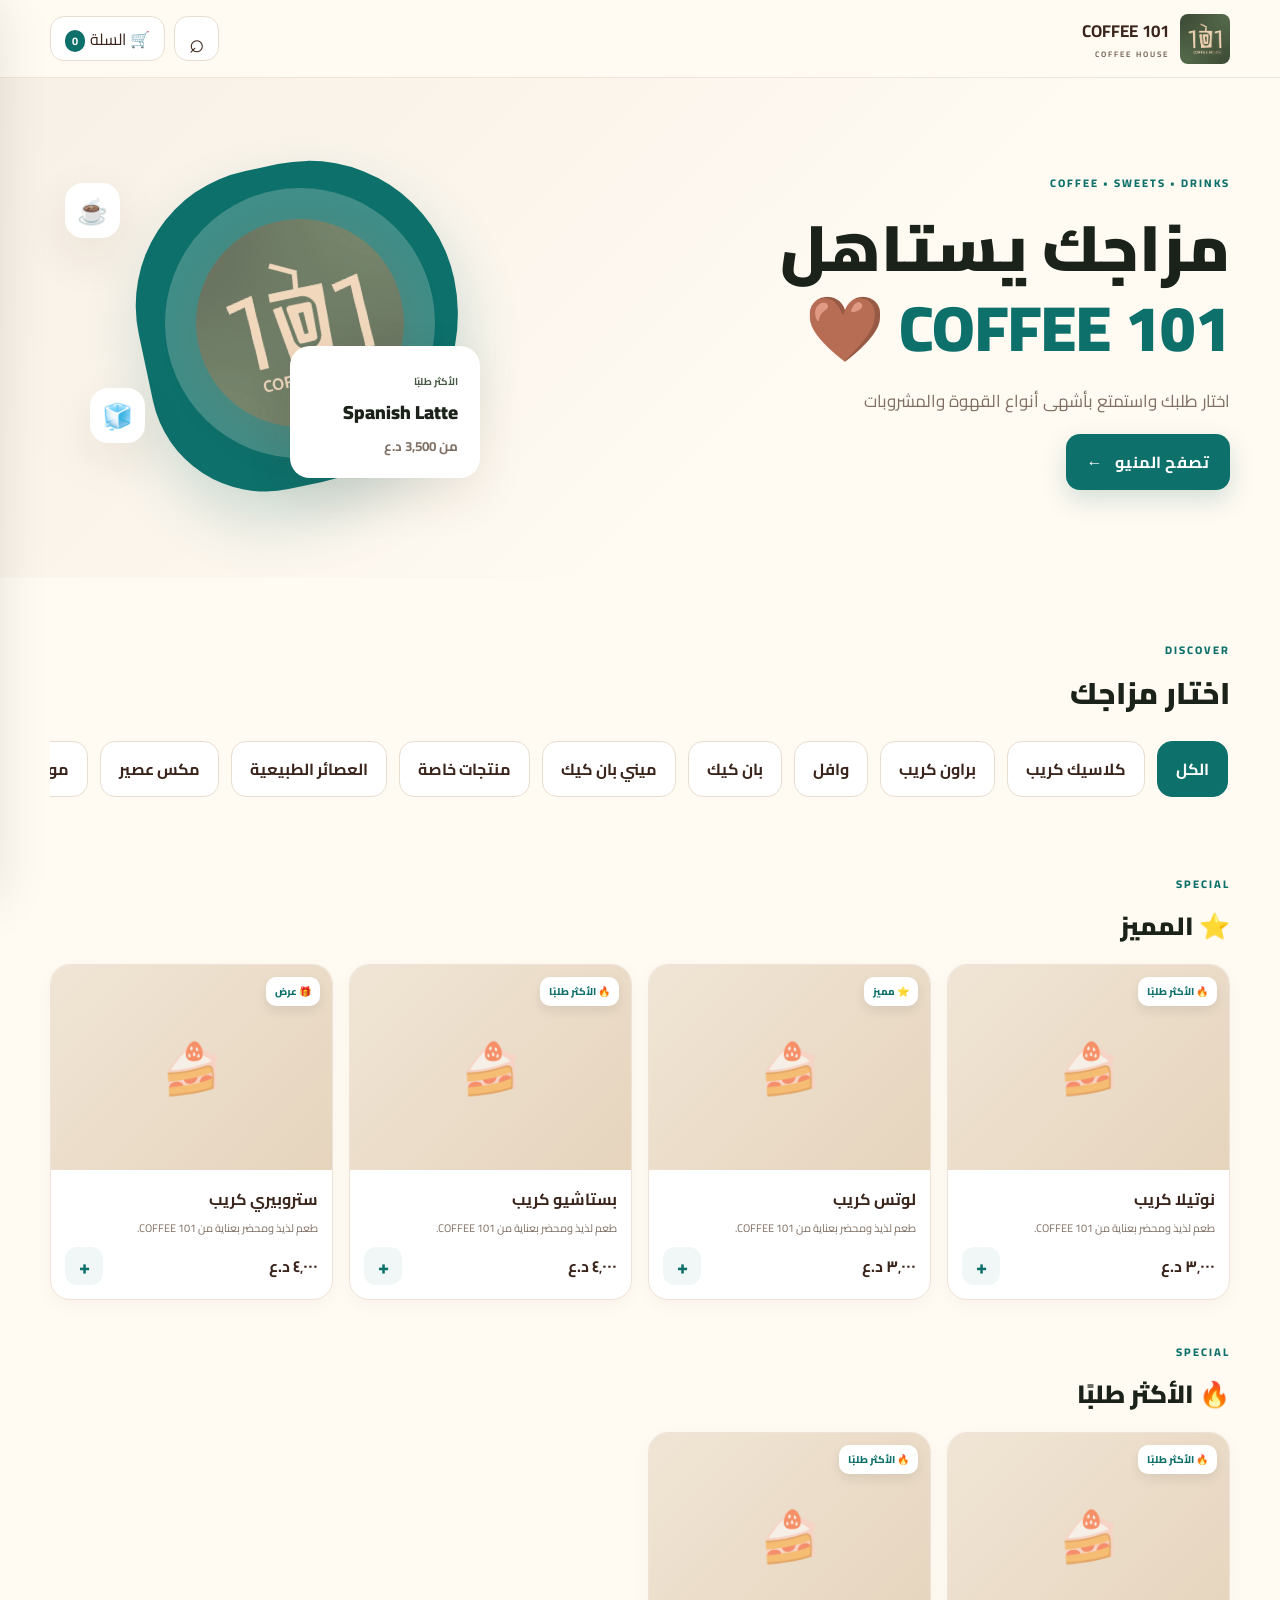
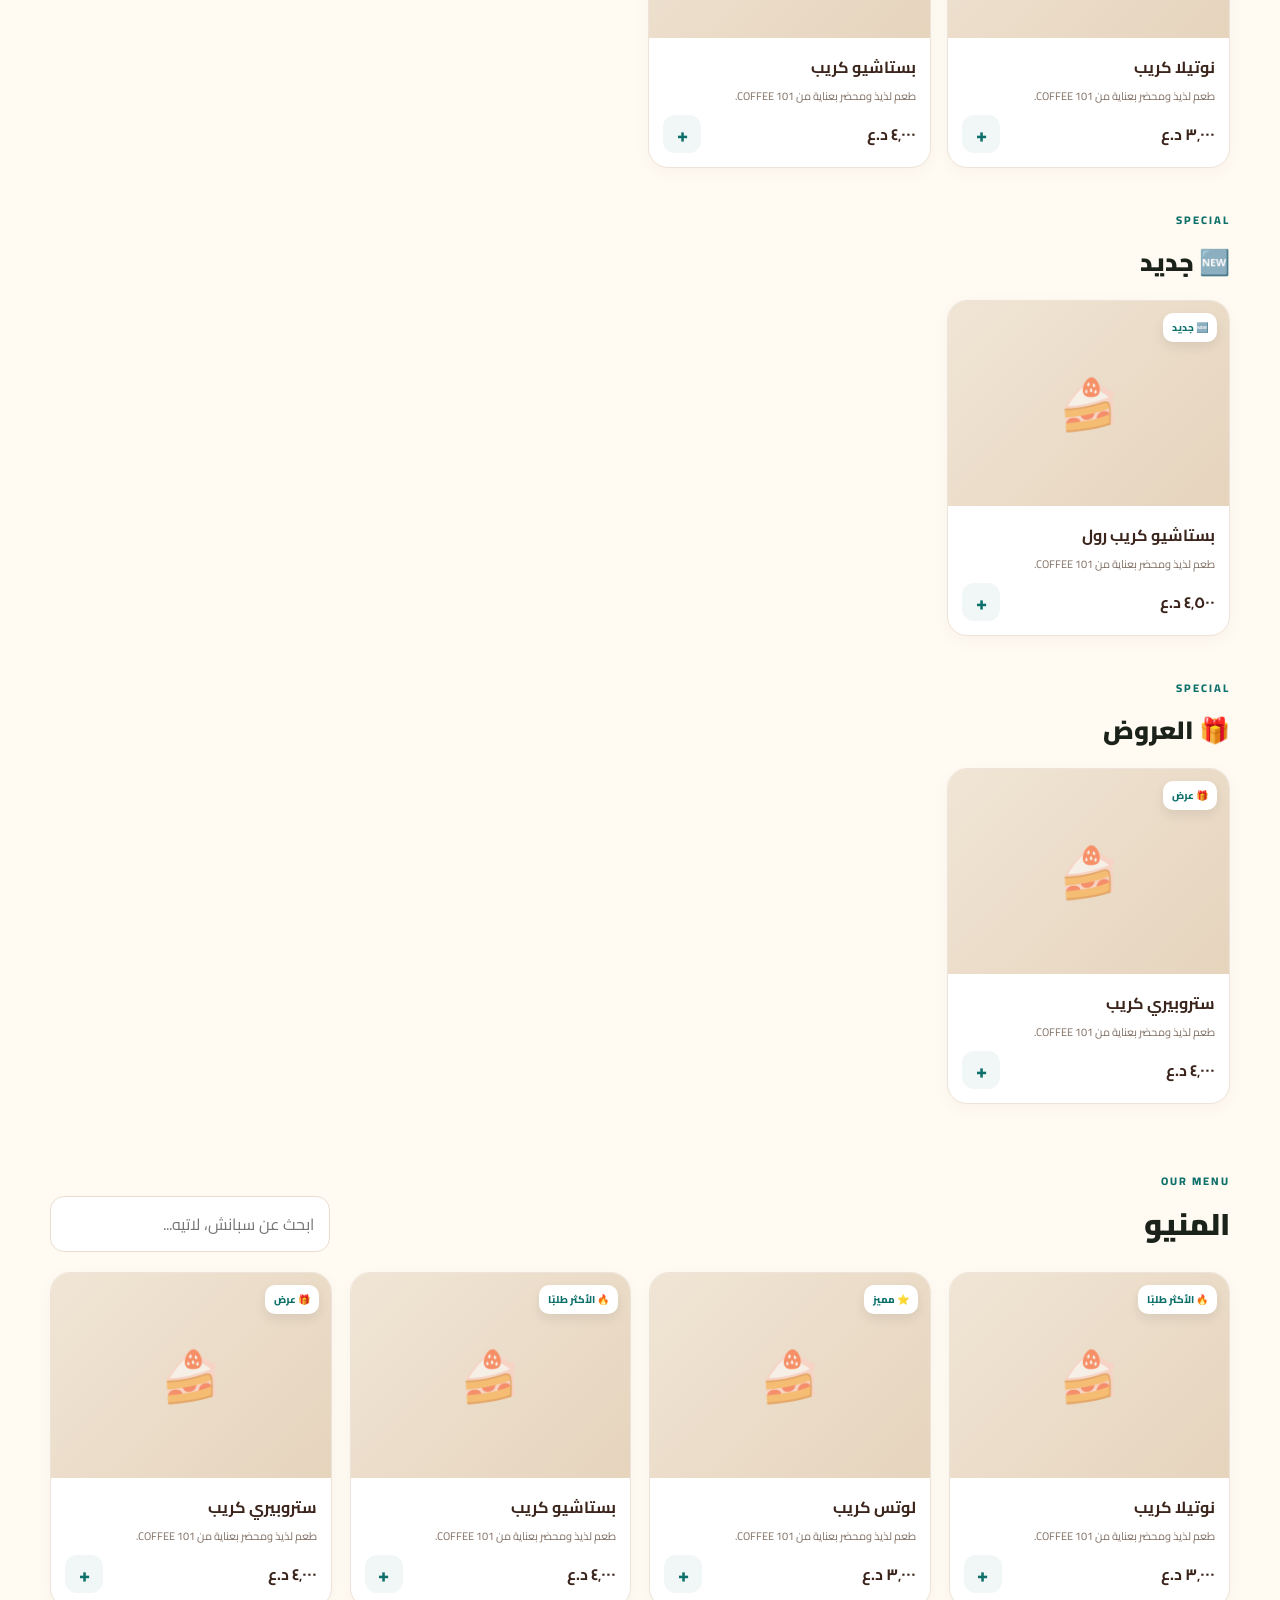
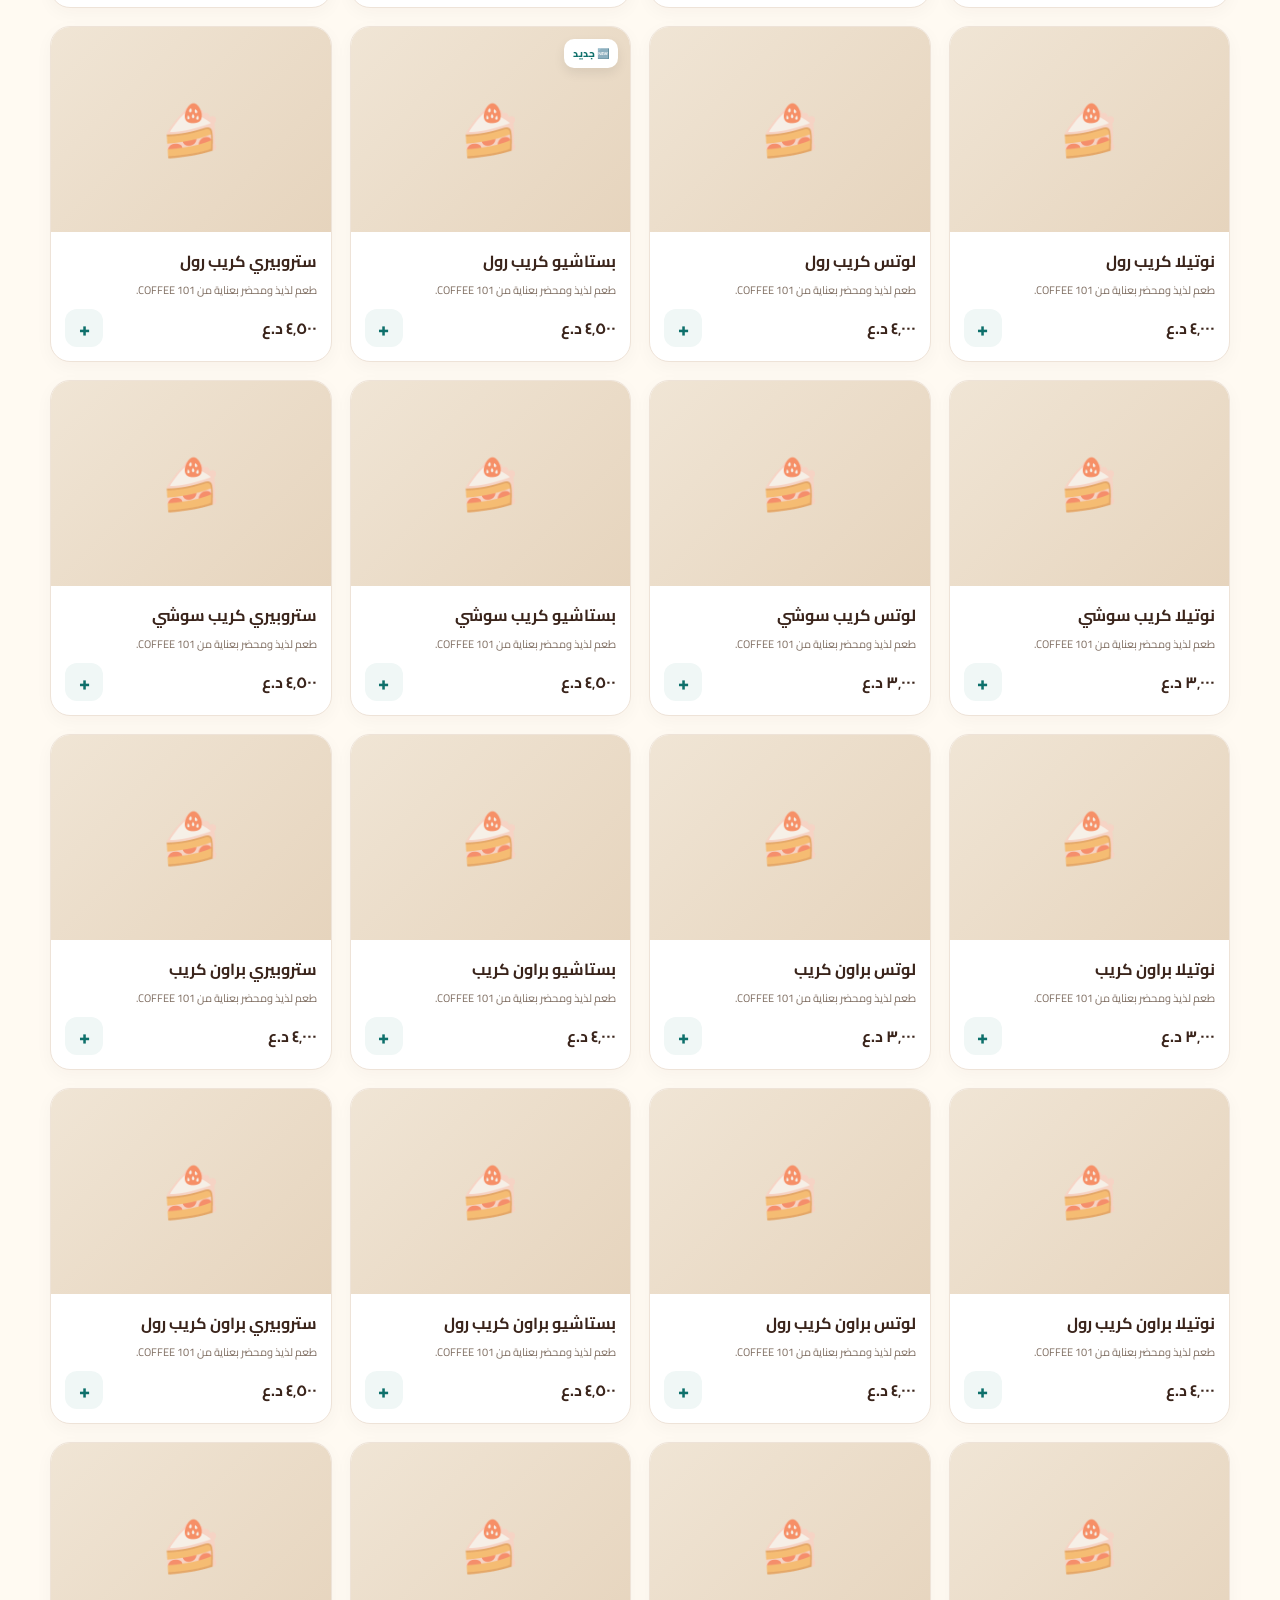
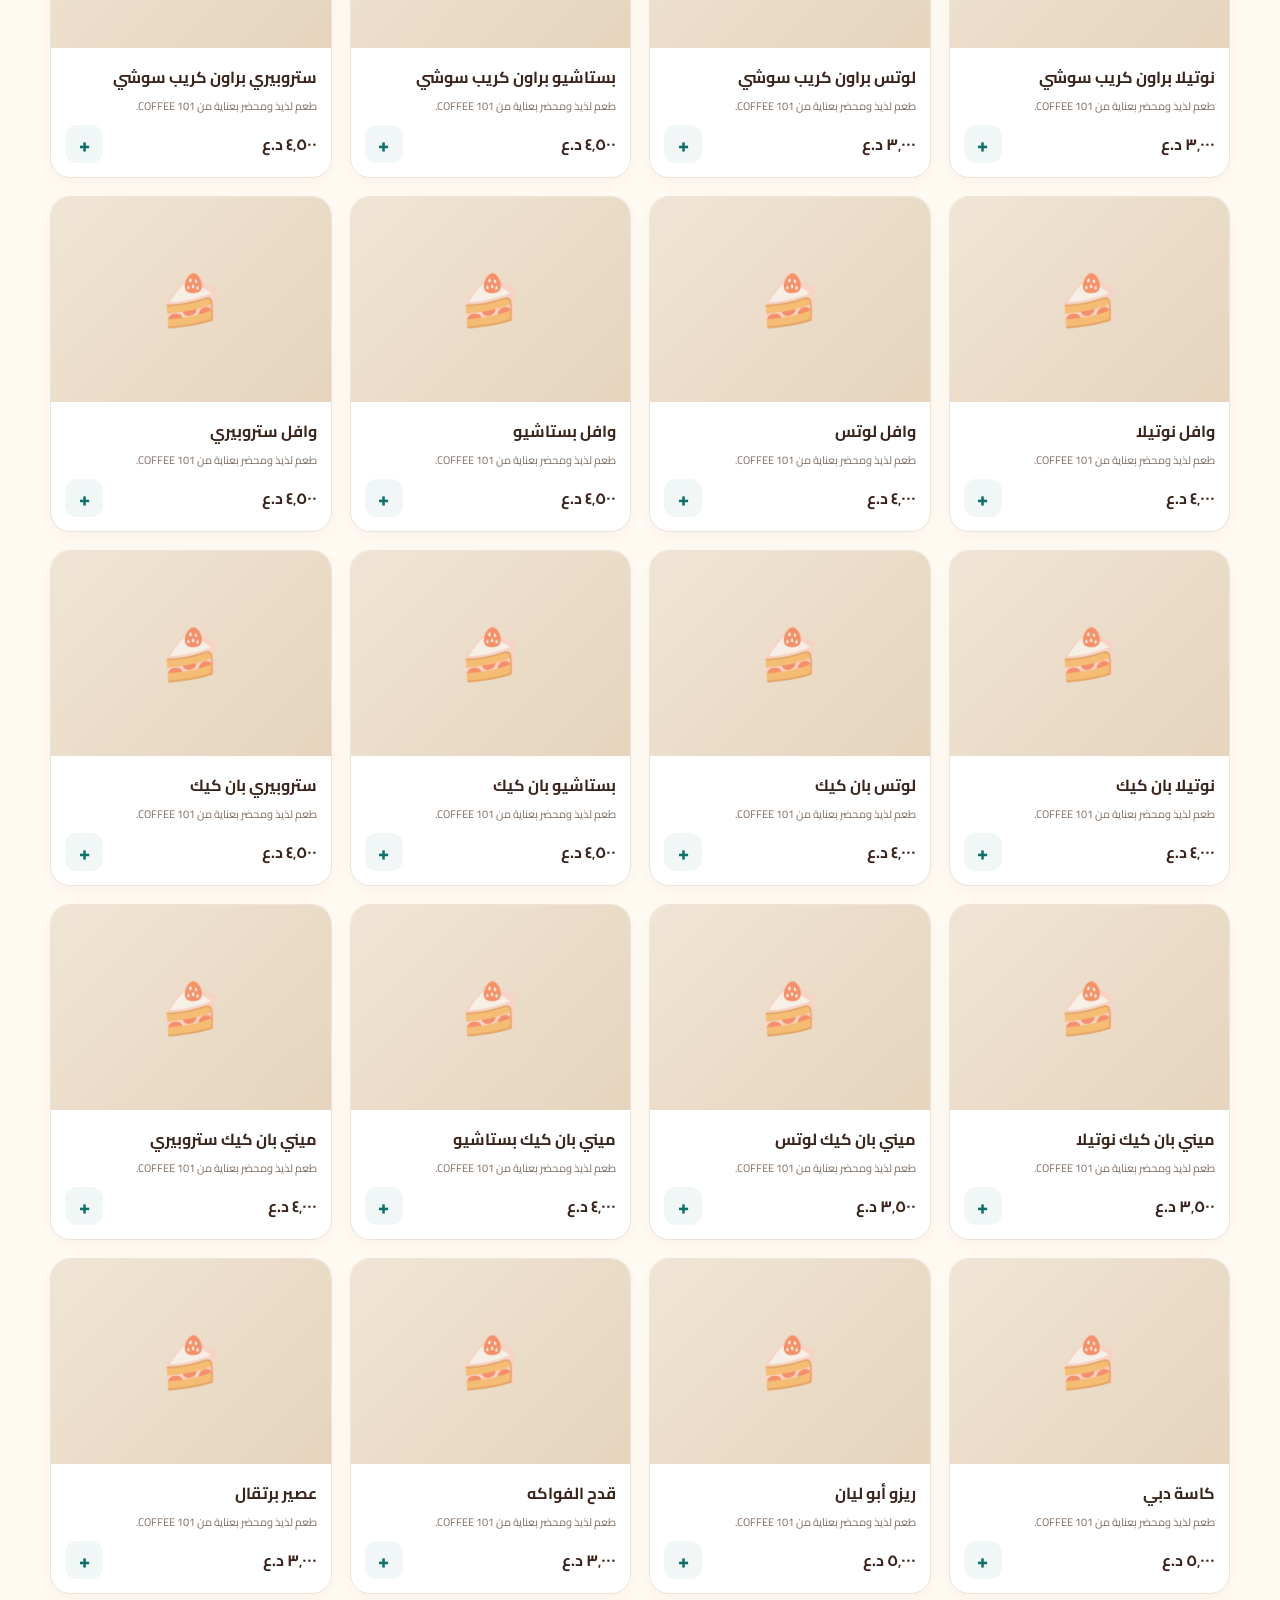
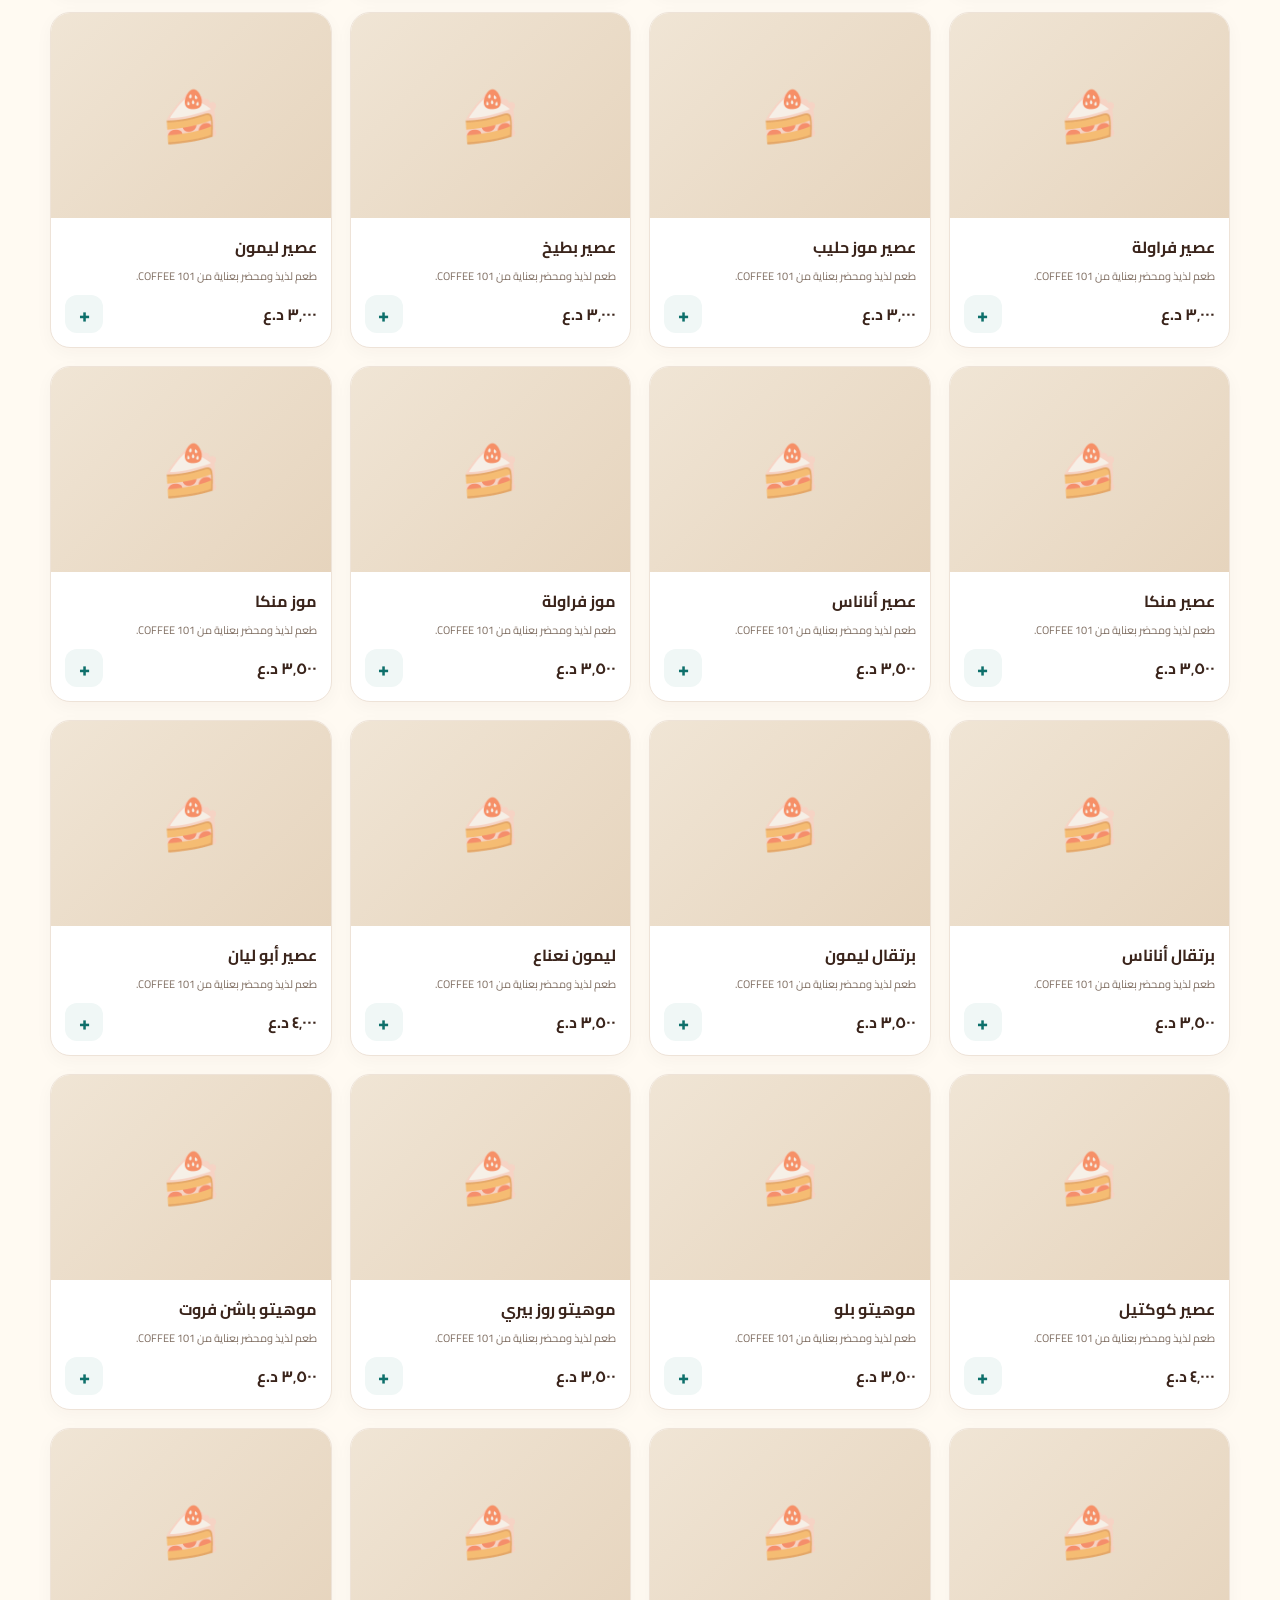
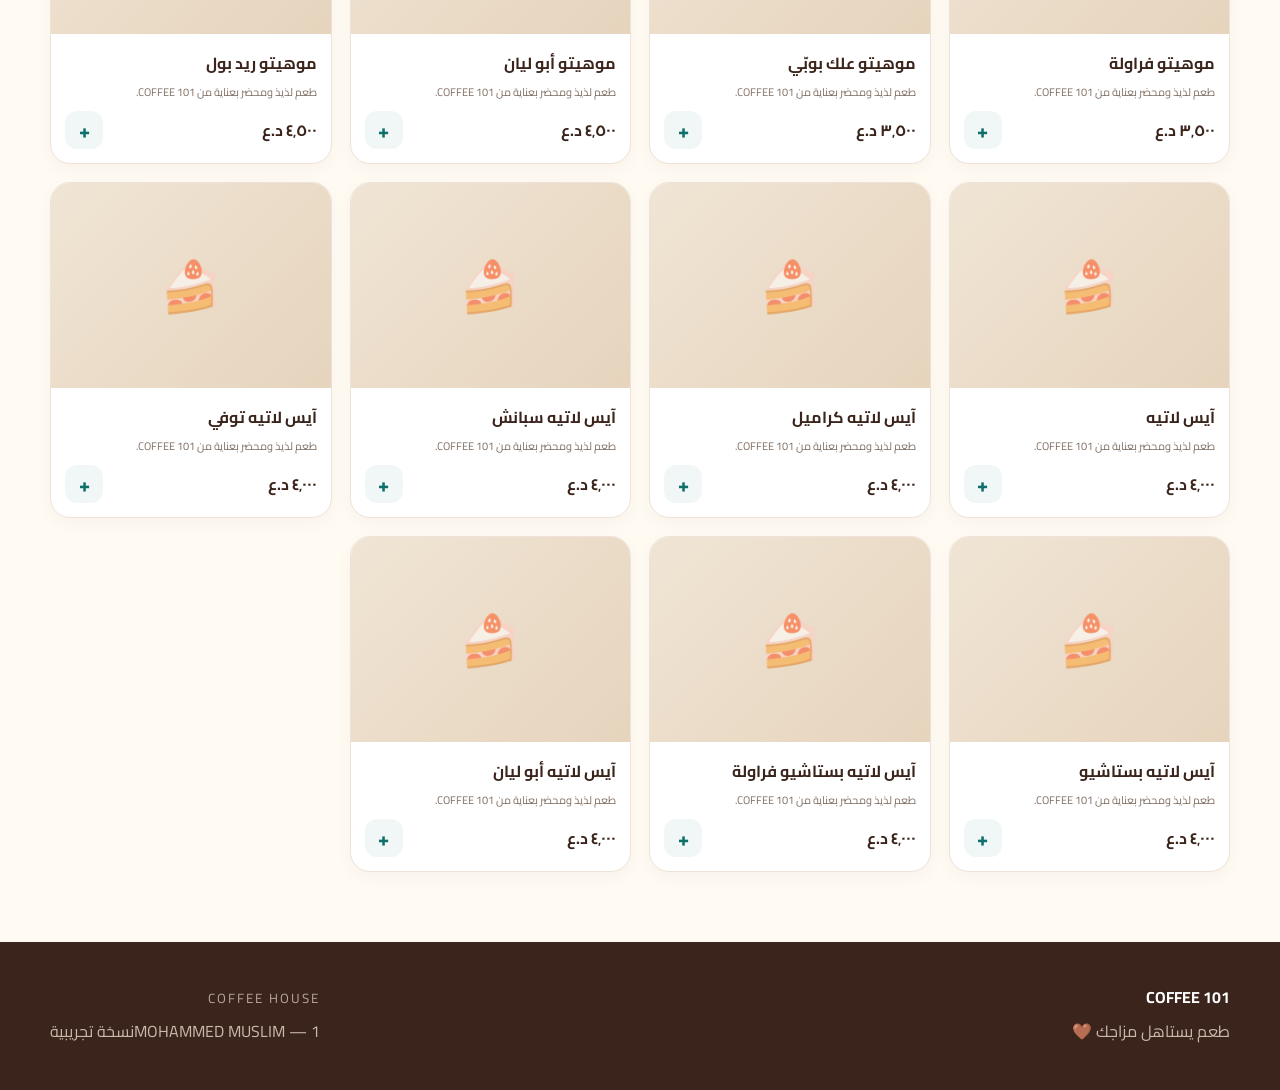
<file: index.html>
<!doctype html>
<html lang="ar" dir="rtl">
<head>
  <meta charset="UTF-8">
  <meta name="viewport" content="width=device-width, initial-scale=1.0">
  <meta name="theme-color" content="#445842">
  <title>101 COFFEE</title>
  <link rel="stylesheet" href="style.css">
  <style>
    /* إضافة الشعار داخل الشكل البيضوي وتنسيقه */
    .hero-blob {
      display: flex !important;
      align-items: center;
      justify-content: center;
      position: relative;
      overflow: hidden;
    }
    .blob-logo {
      width: 65%;
      height: auto;
      border-radius: 50%;
      box-shadow: 0 15px 35px rgba(68, 88, 66, 0.3);
      object-fit: cover;
      aspect-ratio: 1/1;
      transition: transform 0.3s ease;
    }
    .blob-logo:hover {
      transform: scale(1.05);
    }

    /* تطويخ عنوان "المنيو" والعناوين الرئيسية */
    h1, h2, .catalog-head h2, .section-heading h2 {
      font-weight: 900 !important;
      color: #1a2219 !important;
    }

    /* تطويخ نصوص البطاقة العائمة */
    .hero-card strong {
      font-weight: 900 !important;
      color: #1a2219 !important;
    }
    .hero-card span {
      font-weight: bold !important;
      color: #445842 !important;
    }
    .hero-card small {
      font-weight: bold !important;
    }

    /* تطويخ زر تصفح المنيو والأزرار */
    .primary-btn {
      font-weight: bold !important;
      letter-spacing: 0.5px;
    }
  </style>
</head>
<body>
  <header class="site-header">
    <a class="brand" href="#home">
      <!-- الشعار -->
      <img src="logo.jpg" alt="شعار 101 كوفي" style="height: 50px; width: auto; border-radius: 8px;">
      <span><strong>101 COFFEE</strong><small>COFFEE HOUSE</small></span>
    </a>
    <div class="header-actions">
      <button class="icon-btn" id="searchBtn" aria-label="البحث">⌕</button>
      <button class="cart-btn" id="cartBtn">🛒 <span>السلة</span><b id="cartCount">0</b></button>
    </div>
  </header>

  <main id="home">
    <section class="hero">
      <div class="hero-copy">
        <span class="eyebrow">COFFEE • SWEETS • DRINKS</span>
        <h1>مزاجك يستاهل<br><em>101 COFFEE</em> 🤎</h1>
        <p>اختار طلبك واستمتع بأشهى أنواع القهوة والمشروبات</p>
        <button class="primary-btn" id="menuBtn">تصفح المنيو <span>←</span></button>
      </div>
      <div class="hero-art">
        <div class="hero-blob">
          <img src="logo.jpg" alt="101 Coffee" class="blob-logo">
        </div>
        <div class="hero-card"><span>الأكثر طلبًا</span><strong>Spanish Latte</strong><small>من 3,500 د.ع</small></div>
        <div class="floating-dot dot-one">☕</div>
        <div class="floating-dot dot-two">🧊</div>
      </div>
    </section>

    <section class="quick-section container">
      <div class="section-heading">
        <div><span class="eyebrow">DISCOVER</span><h2>اختار مزاجك</h2></div>
      </div>
      <div class="category-scroller" id="categoryNav"></div>
    </section>

    <section class="featured-area container" id="featuredArea"></section>
    <section class="catalog container" id="catalog">
      <div class="catalog-head">
        <div><span class="eyebrow">OUR MENU</span><h2>المنيو</h2></div>
        <div class="search-wrap" id="searchWrap"><input id="searchInput" type="search" placeholder="ابحث عن سبانش، لاتيه..." autocomplete="off"></div>
      </div>
      <div id="productsGrid" class="products-grid"></div>
    </section>
  </main>

  <footer class="site-footer">
    <div><strong>101 COFFEE</strong><p>طعم يستاهل مزاجك 🤎</p></div>
    <div><small>COFFEE HOUSE</small><p>MOHAMMED MUSLIM — 1نسخة تجريبية</p></div>
  </footer>

  <div class="modal-backdrop" id="productModal"><div class="modal product-modal"><button class="close-btn" data-close>×</button><div id="productDetail"></div></div></div>
  <aside class="cart-drawer" id="cartDrawer">
    <div class="drawer-head"><div><span class="eyebrow">YOUR ORDER</span><h2>سلتك</h2></div><button class="close-btn" id="closeCart">×</button></div>
    <div class="cart-items" id="cartItems"></div>
    <div class="cart-footer">
      <div class="total-line"><span>المجموع</span><strong id="cartTotal">0 د.ع</strong></div>
      <button class="primary-btn full" id="checkoutBtn">إتمام الطلب</button>
    </div>
  </aside>
  <div class="drawer-backdrop" id="drawerBackdrop"></div>

  <div class="modal-backdrop" id="checkoutModal"><div class="modal checkout-modal"><button class="close-btn" data-close>×</button>
    <div class="modal-title"><span class="eyebrow">CHECKOUT</span><h2>معلومات الطلب</h2><p>Demo فقط — لا يوجد دفع إلكتروني.</p></div>
    <form id="checkoutForm">
      <div class="form-grid">
        <label>الاسم<input name="name" required placeholder="محمد"></label>
        <label>رقم الهاتف<input name="phone" required placeholder="07XXXXXXXXX"></label>
      </div>
      <label>نوع الطلب</label>
      <div class="order-types"><label><input type="radio" name="type" value="pickup" checked> استلام من المحل</label><label><input type="radio" name="type" value="delivery"> توصيل</label></div>
      <div id="deliveryFields" class="delivery-fields hidden">
        <label>المنطقة<select name="area" id="areaSelect"></select></label>
        <div class="form-grid"><label>العنوان<input name="address" placeholder="الشارع، رقم الدار..."></label><label>أقرب نقطة دالة<input name="landmark" placeholder="قرب..."></label></div>
        <label>ملاحظات<textarea name="notes" rows="3" placeholder="أي ملاحظات على الطلب"></textarea></label>
      </div>
      <div class="checkout-summary" id="checkoutSummary"></div>
      <button class="whatsapp-btn full" type="submit">إرسال الطلب عبر واتساب 📱</button>
    </form>
  </div></div>

  <script src="script.js"></script>
</body>
</html>
</file>
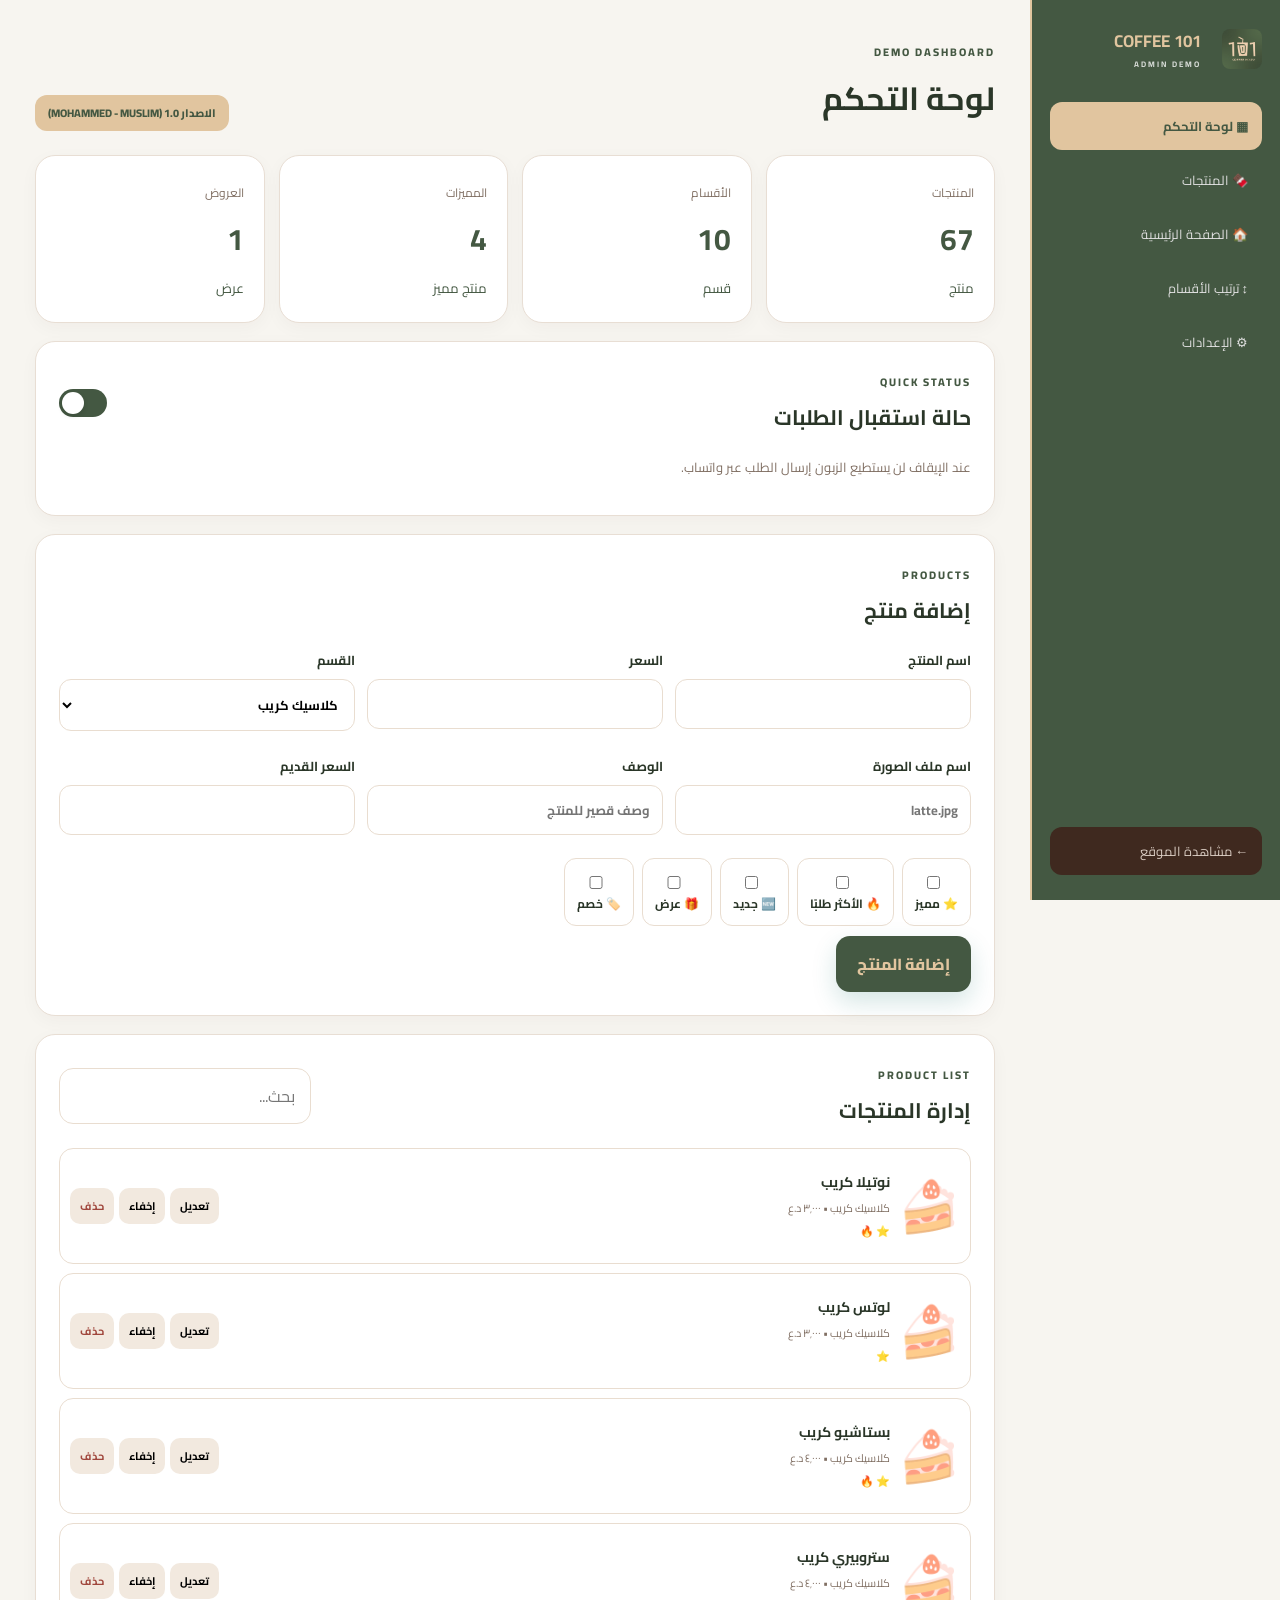
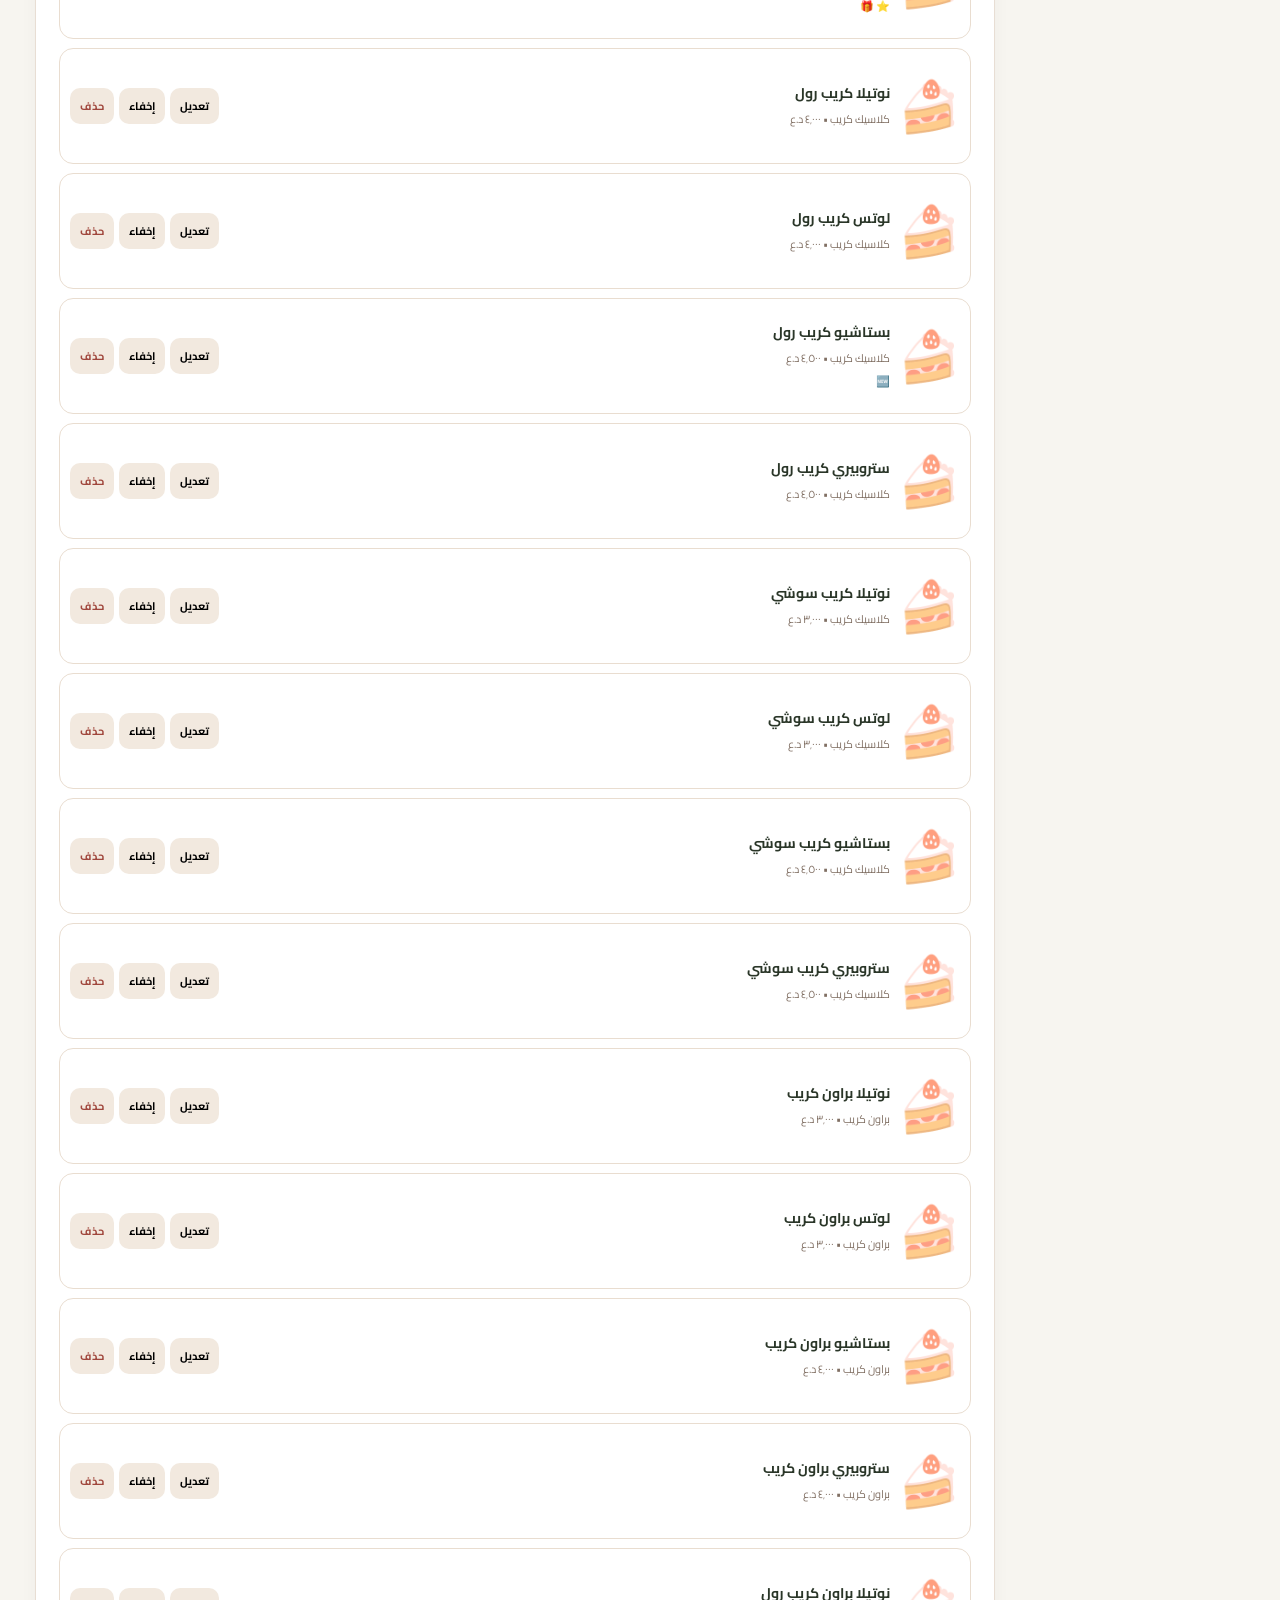
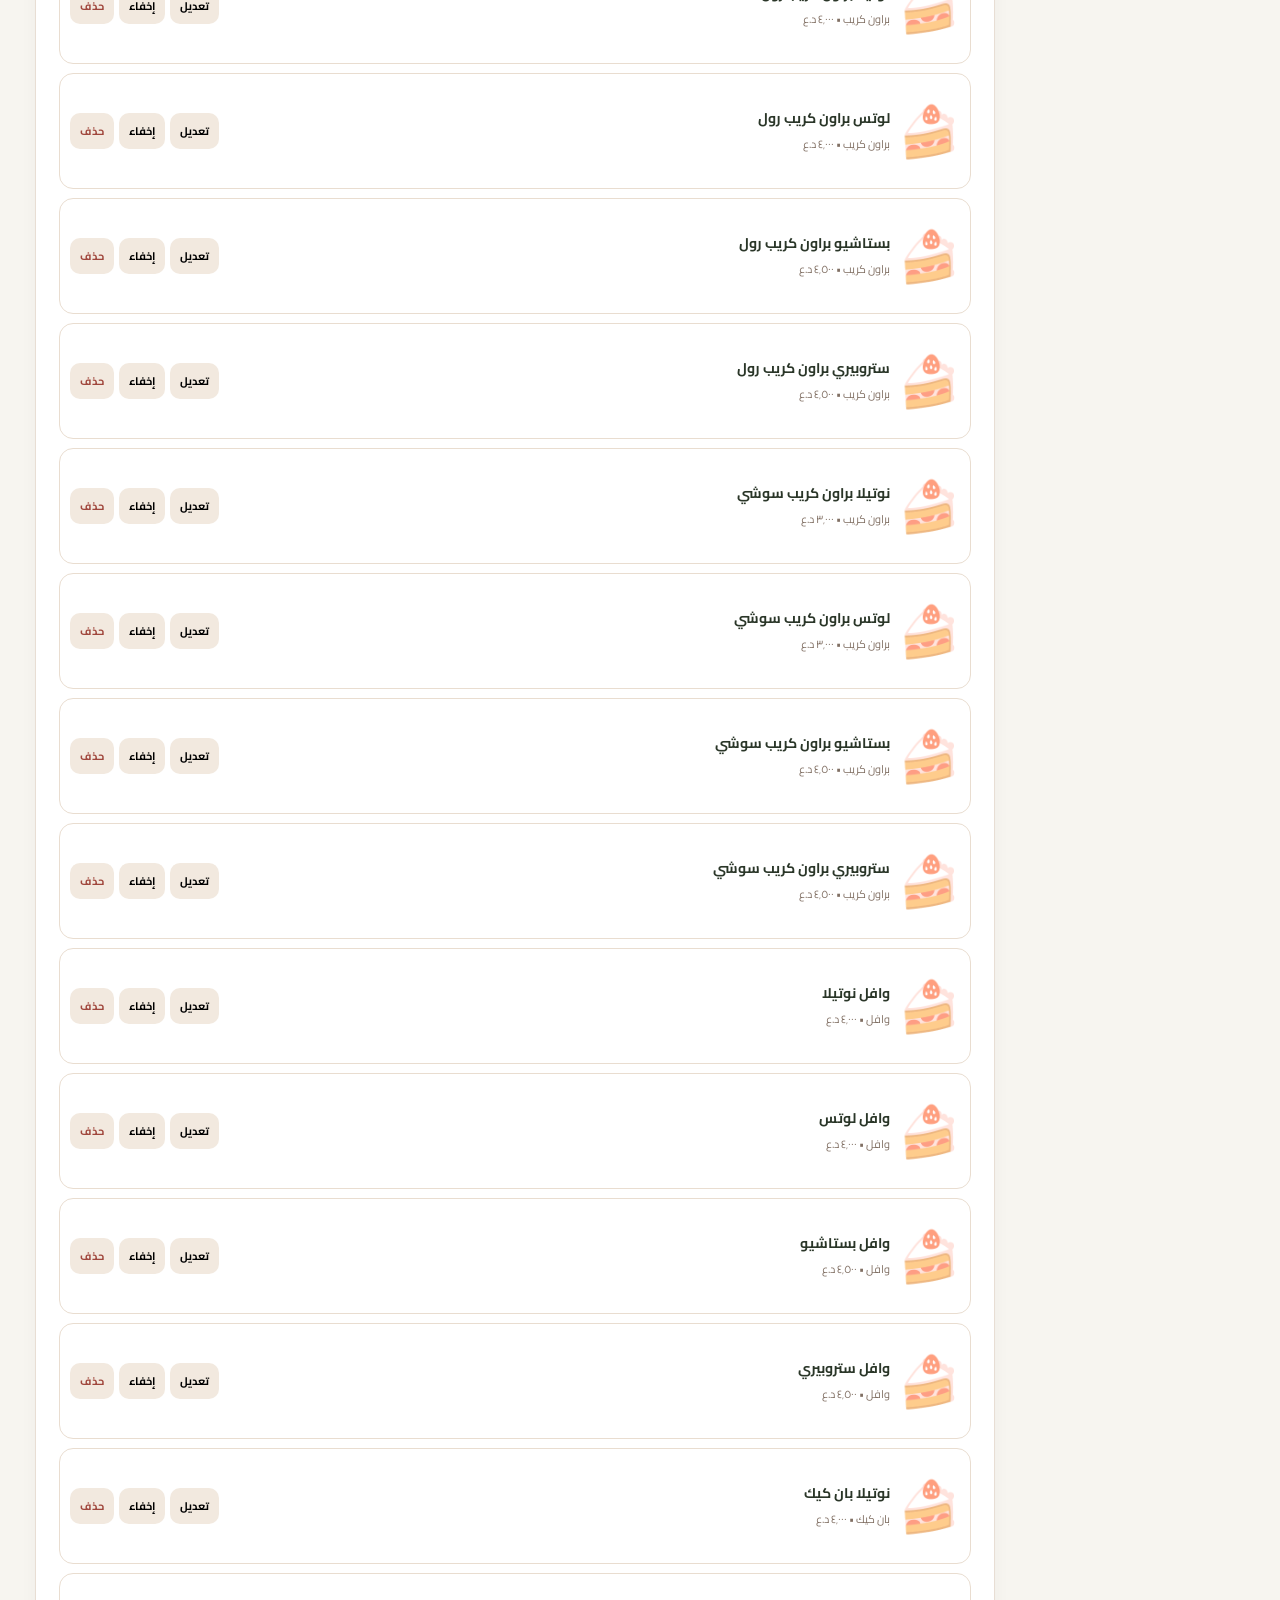
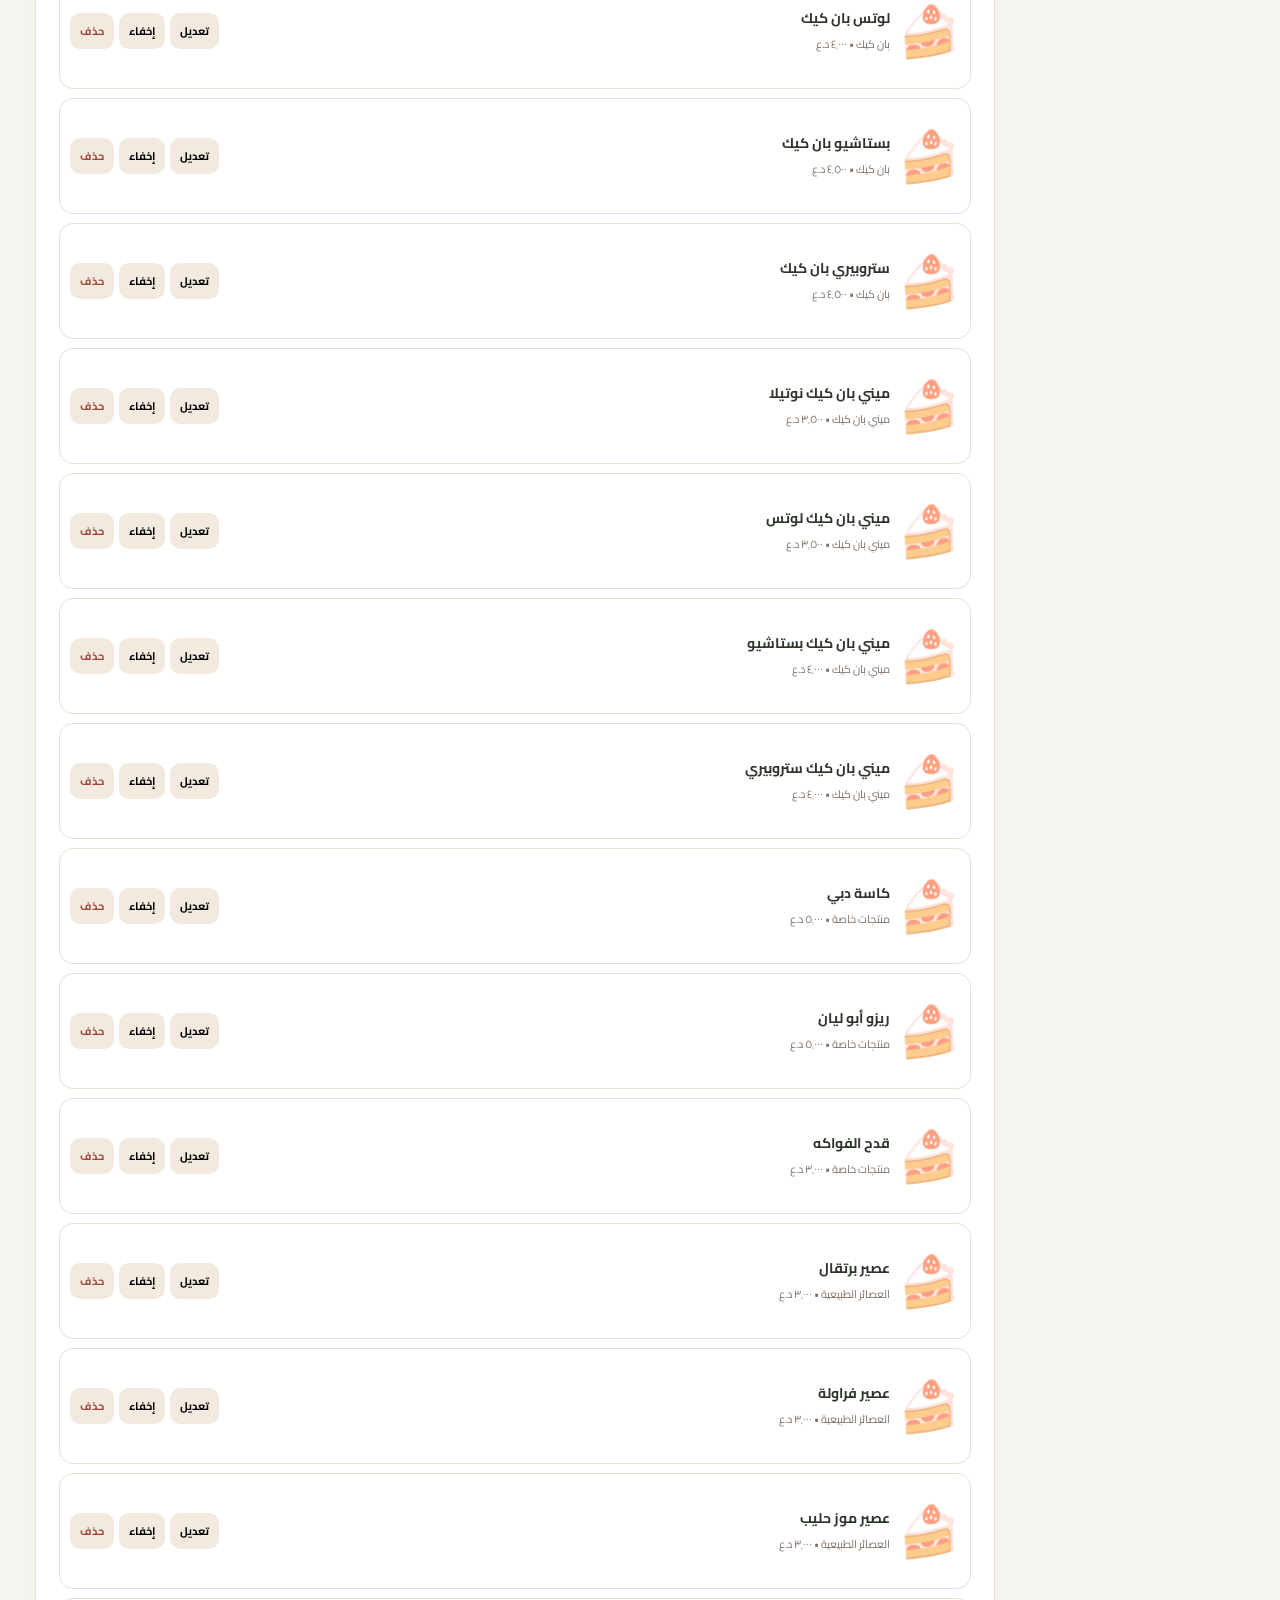
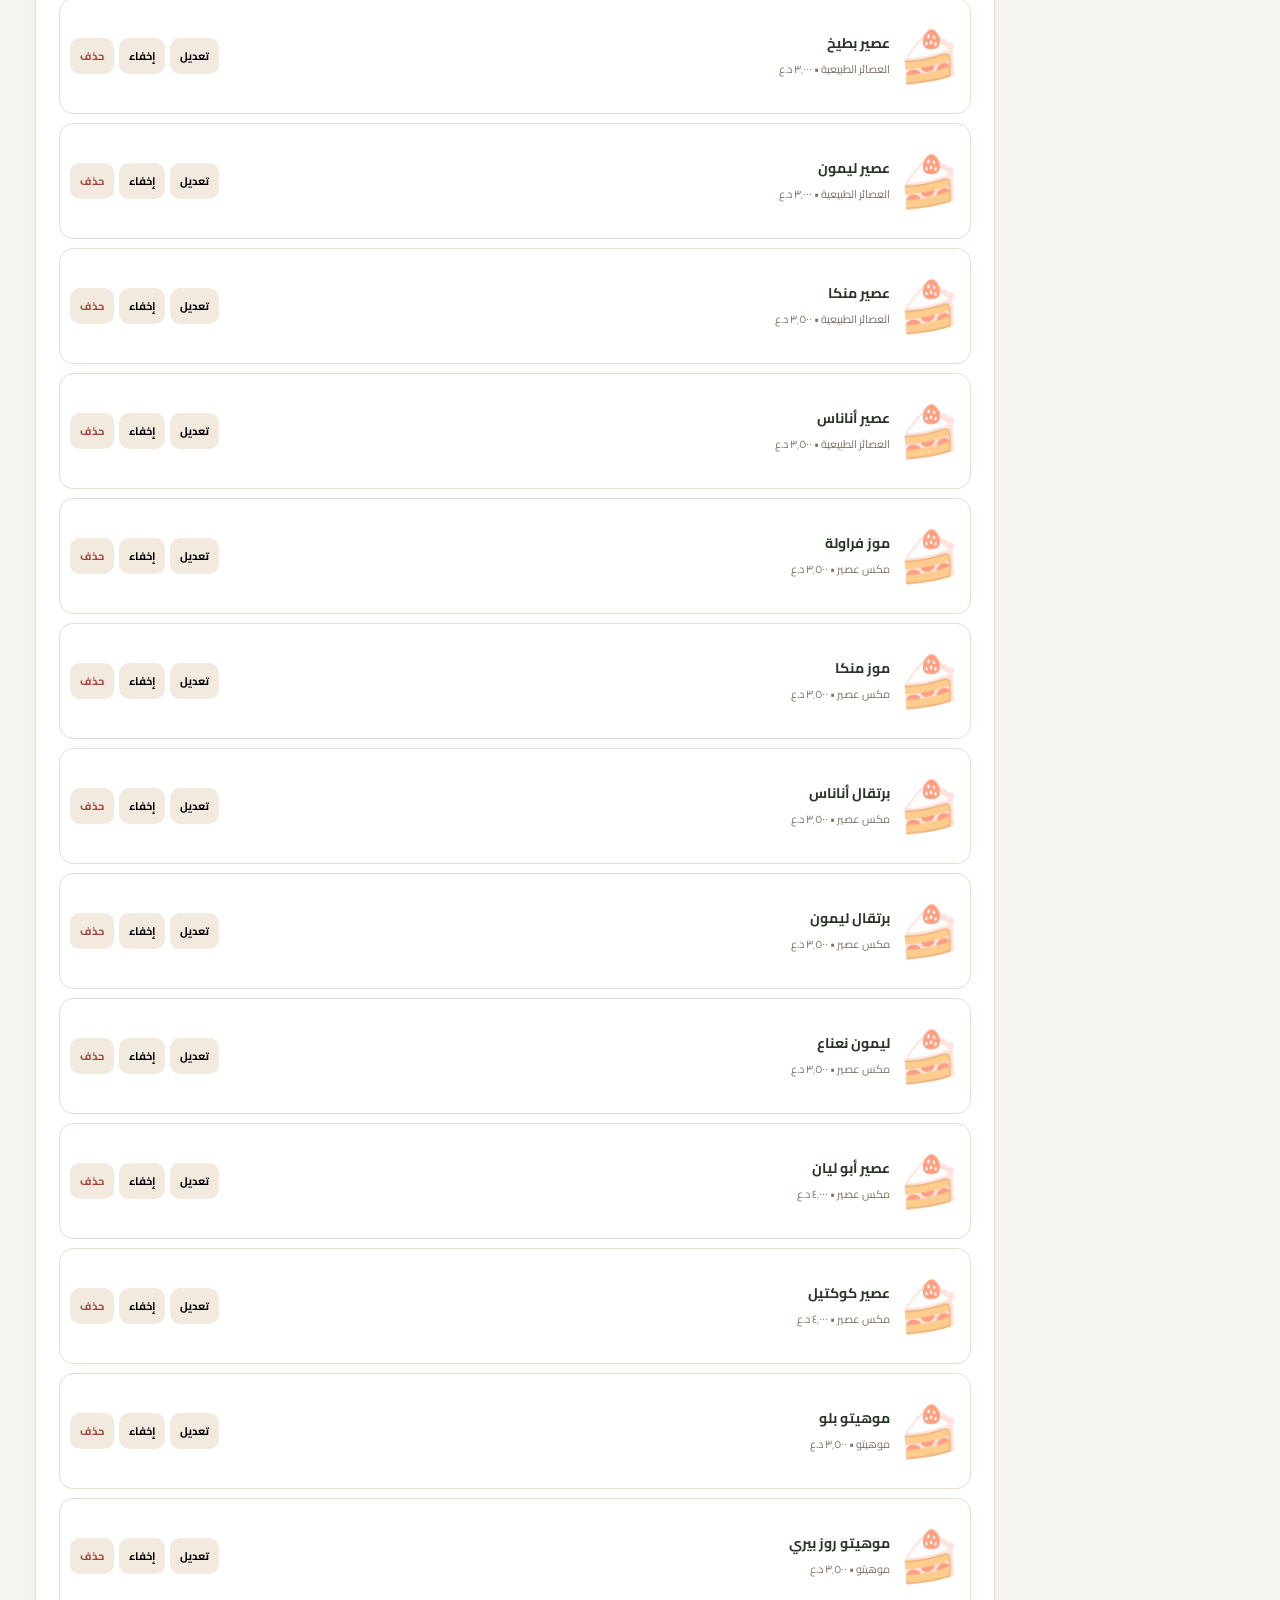
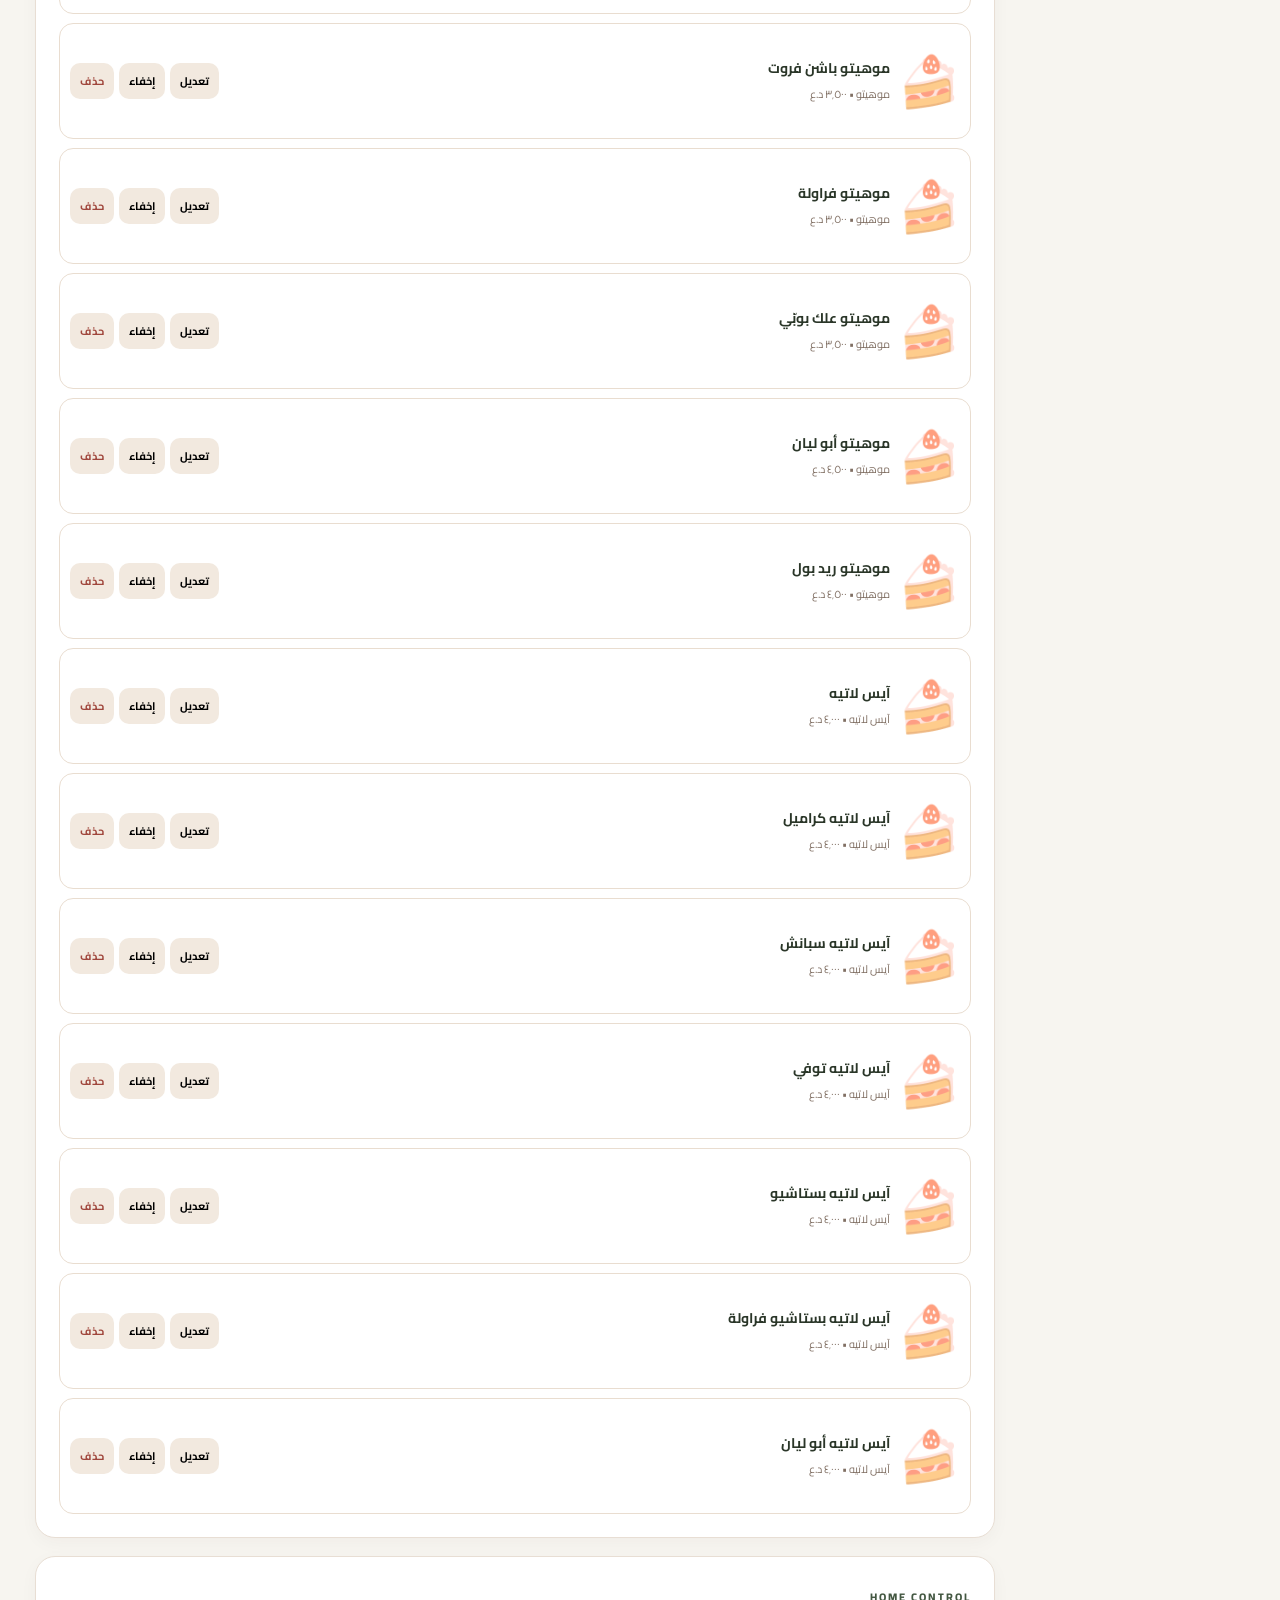
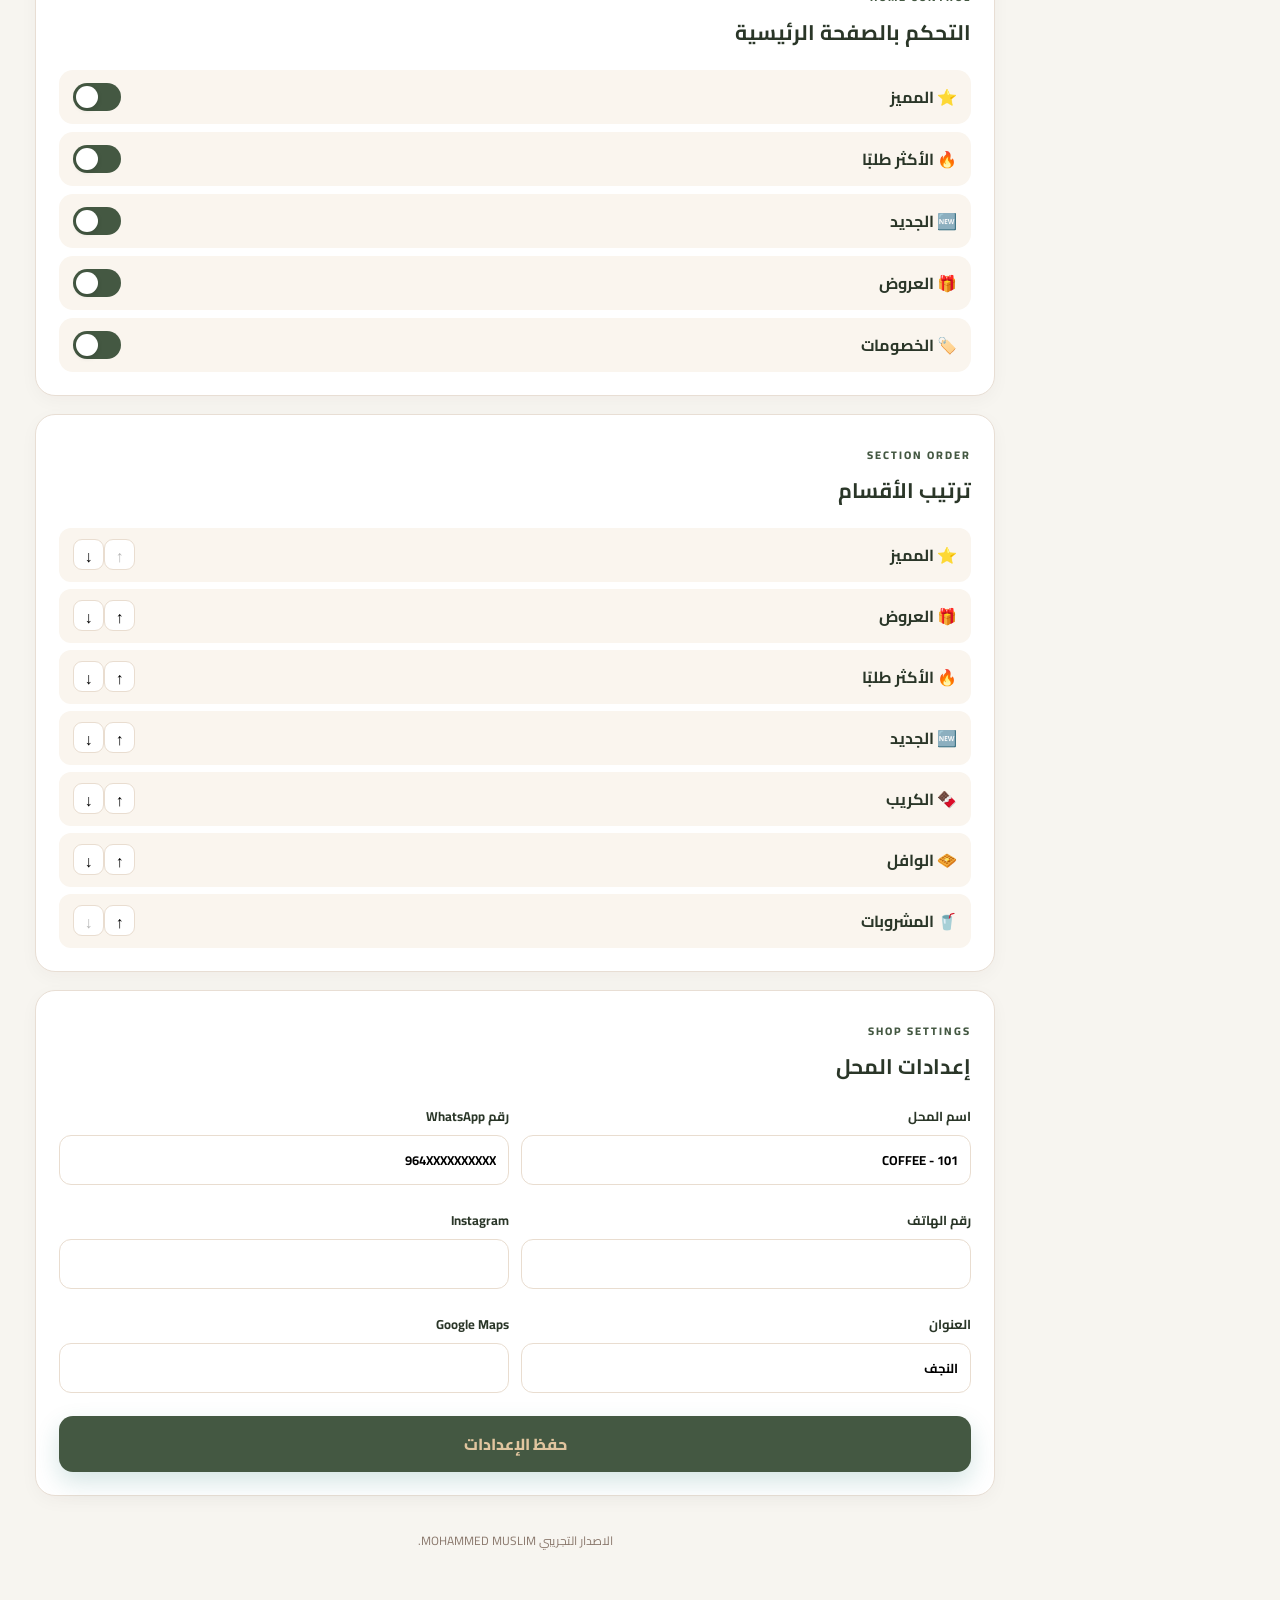
<file: admin.html>
<!doctype html> 
<html lang="ar" dir="rtl"> 
<head> 
  <meta charset="UTF-8"> 
  <meta name="viewport" content="width=device-width, initial-scale=1.0"> 
  <title>Admin Demo | 101 COFFEE </title> 
  <link rel="stylesheet" href="style.css"> 
  
  <!-- إضافة ألوان هوية 101 COFFEE الجديدة -->
  <style>
    :root {
      /* استخراج الألوان من اللوجو */
      --coffee-green: #445842; /* الأخضر الزيتي */
      --coffee-beige: #E1C59F; /* البيج/الرملي */
      --coffee-dark: #2A3628;  /* أخضر داكن جداً للنصوص */
      --coffee-bg: #F7F5F0;    /* بيج فاتح جداً للخلفية */
      
      /* استبدال المتغيرات القديمة لتتوافق مع التصميم العام */
      --teal: var(--coffee-green);
      --dark-brown: var(--coffee-dark);
      --cream: var(--coffee-bg);
    }

    /* تعديلات مخصصة للوحة التحكم لتبرز بألوان اللوجو */
    body.admin-body { background-color: var(--coffee-bg); color: var(--coffee-dark); }
    
    .admin-sidebar { background-color: var(--coffee-green) !important; border-left: 2px solid var(--coffee-beige); }
    .brand.admin-brand span strong { color: var(--coffee-beige) !important; }
    .brand.admin-brand span small { color: #ffffff !important; opacity: 0.8; }
    
    .admin-sidebar nav a { color: #e0e0e0 !important; }
    .admin-sidebar nav a:hover { background-color: rgba(225, 197, 159, 0.1) !important; color: var(--coffee-beige) !important; }
    .admin-sidebar nav a.active { background-color: var(--coffee-beige) !important; color: var(--coffee-green) !important; font-weight: bold; }
    
    .primary-btn { background-color: var(--coffee-green) !important; color: var(--coffee-beige) !important; }
    .primary-btn:hover { background-color: #354533 !important; }
    
    .stat-card strong { color: var(--coffee-green) !important; }
    .eyebrow { color: var(--coffee-green) !important; }
    
    .switch input:checked + span { background-color: var(--coffee-green) !important; }
    .demo-pill { background-color: var(--coffee-beige) !important; color: var(--coffee-green) !important; }
  </style>

</head> 
<body class="admin-body"> 
  <div class="admin-layout"> 
    <aside class="admin-sidebar"> 
      <div class="brand admin-brand"> 
        <!-- مسار صورة الشعار الجديد --> 
        <img src="logo.jpg" alt="شعار 101 كوفي" style="height: 40px; width: auto; border-radius: 8px; margin-left: 10px;"> 
        <span><strong>101 COFFEE </strong><small>ADMIN DEMO</small></span> 
      </div> 
      <nav> 
        <a class="active" href="#dashboard">▦ لوحة التحكم</a> 
        <a href="#products">🍫 المنتجات</a> 
        <a href="#home-control">🏠 الصفحة الرئيسية</a> 
        <a href="#sections">↕ ترتيب الأقسام</a> 
        <a href="#settings">⚙ الإعدادات</a> 
      </nav> 
      <a class="back-site" href="index.html">← مشاهدة الموقع</a> 
    </aside> 
    
    <main class="admin-main"> 
      <div class="admin-top">
        <div>
            <span class="eyebrow">DEMO DASHBOARD</span>
            <h1>لوحة التحكم</h1>
        </div>
        <span class="demo-pill">الاصدار 1.0 (MOHAMMED - MUSLIM)</span>
      </div> 
 
      <section id="dashboard" class="stats-grid"> 
        <div class="stat-card"><span>المنتجات</span><strong id="statProducts">0</strong><small>منتج</small></div> 
        <div class="stat-card"><span>الأقسام</span><strong id="statCategories">0</strong><small>قسم</small></div> 
        <div class="stat-card"><span>المميزات</span><strong id="statFeatured">0</strong><small>منتج مميز</small></div> 
        <div class="stat-card"><span>العروض</span><strong id="statOffers">0</strong><small>عرض</small></div> 
      </section> 
 
      <section class="admin-card"> 
        <div class="card-title"><div><span class="eyebrow">QUICK STATUS</span><h2>حالة استقبال الطلبات</h2></div><label class="switch"><input id="ordersToggle" type="checkbox"><span></span></label></div> 
        <p class="muted">عند الإيقاف لن يستطيع الزبون إرسال الطلب عبر واتساب.</p> 
      </section> 
 
      <section id="products" class="admin-card"> 
        <div class="card-title"><div><span class="eyebrow">PRODUCTS</span><h2>إضافة منتج</h2></div></div> 
        <form id="productForm" class="admin-form"> 
          <input type="hidden" name="id"> 
          <div class="form-grid three"><label>اسم المنتج<input name="name" required></label><label>السعر<input name="price" type="number" min="0" required></label><label>القسم<select name="category" id="productCategory"></select></label></div> 
          <div class="form-grid three"><label>اسم ملف الصورة<input name="image" placeholder="latte.jpg"></label><label>الوصف<input name="description" placeholder="وصف قصير للمنتج"></label><label>السعر القديم<input name="oldPrice" type="number" min="0"></label></div> 
          <div class="checks"> 
            <label><input type="checkbox" name="featured"> ⭐ مميز</label><label><input type="checkbox" name="popular"> 🔥 الأكثر طلبًا</label><label><input type="checkbox" name="newItem"> 🆕 جديد</label><label><input type="checkbox" name="offer"> 🎁 عرض</label><label><input type="checkbox" name="discount"> 🏷️ خصم</label> 
          </div> 
          <div class="form-actions"><button class="primary-btn" type="submit" id="saveProductBtn">إضافة المنتج</button><button class="ghost-btn hidden" type="button" id="cancelEdit">إلغاء التعديل</button></div> 
        </form> 
      </section> 
 
      <section class="admin-card"> 
        <div class="card-title"><div><span class="eyebrow">PRODUCT LIST</span><h2>إدارة المنتجات</h2></div><input class="mini-search" id="adminSearch" placeholder="بحث..."></div> 
        <div class="admin-products" id="adminProducts"></div> 
      </section> 
 
      <section id="home-control" class="admin-card"> 
        <div class="card-title"><div><span class="eyebrow">HOME CONTROL</span><h2>التحكم بالصفحة الرئيسية</h2></div></div> 
        <div class="toggle-list" id="homeToggles"></div> 
      </section> 
 
      <section id="sections" class="admin-card"> 
        <div class="card-title"><div><span class="eyebrow">SECTION ORDER</span><h2>ترتيب الأقسام</h2></div></div> 
        <div class="section-order" id="sectionOrder"></div> 
      </section> 
 
      <section id="settings" class="admin-card"> 
        <div class="card-title"><div><span class="eyebrow">SHOP SETTINGS</span><h2>إعدادات المحل</h2></div></div> 
        <form id="settingsForm" class="admin-form"> 
          <div class="form-grid"><label>اسم المحل<input name="shopName"></label><label>رقم WhatsApp<input name="whatsapp"></label></div> 
          <div class="form-grid"><label>رقم الهاتف<input name="phone"></label><label>Instagram<input name="instagram"></label></div> 
          <div class="form-grid"><label>العنوان<input name="address"></label><label>Google Maps<input name="maps"></label></div> 
          <button class="primary-btn" type="submit">حفظ الإعدادات</button> 
        </form> 
      </section> 
      <p class="demo-note">الاصدار التجريبي MOHAMMED MUSLIM.</p> 
    </main> 
  </div> 
  <script src="script.js"></script> 
</body> 
</html>
</file>
<file: style.css>
@import url('https://fonts.googleapis.com/css2?family=Cairo:wght@400;500;600;700;800&display=swap');
:root{--cream:#f7f1e7;--cream2:#fffaf2;--teal:#0e706b;--teal2:#0a5d59;--brown:#3a241b;--muted:#806f63;--white:#fff;--line:#e9ddd0;--shadow:0 18px 50px rgba(58,36,27,.09);--radius:24px}
*{box-sizing:border-box}html{scroll-behavior:smooth}body{margin:0;background:var(--cream2);color:var(--brown);font-family:Cairo,Arial,sans-serif}button,input,select,textarea{font:inherit}button{cursor:pointer;border:0}a{text-decoration:none;color:inherit}
.container{width:min(1180px,calc(100% - 32px));margin:auto}.site-header{height:78px;padding:0 max(20px,calc((100% - 1180px)/2));display:flex;align-items:center;justify-content:space-between;background:rgba(255,250,242,.92);backdrop-filter:blur(14px);position:sticky;top:0;z-index:20;border-bottom:1px solid rgba(233,221,208,.7)}
.brand{display:flex;align-items:center;gap:11px}.brand-mark{width:44px;height:44px;border-radius:15px;background:var(--teal);color:#fff;display:grid;place-items:center;font-weight:800;font-size:15px;box-shadow:0 8px 18px rgba(14,112,107,.2)}.brand strong{display:block;font-size:17px}.brand small{display:block;color:var(--muted);font-size:8px;letter-spacing:2px;font-weight:700}.header-actions{display:flex;gap:9px;align-items:center}.icon-btn,.cart-btn{height:45px;border:1px solid var(--line);background:#fff;border-radius:14px;color:var(--brown)}.icon-btn{width:45px;font-size:26px}.cart-btn{padding:0 14px;position:relative}.cart-btn b{background:var(--teal);color:#fff;border-radius:99px;padding:1px 7px;font-size:11px;margin-right:5px}
.hero{min-height:500px;background:linear-gradient(135deg,#f7f0e6 0%,#fffaf2 65%);display:flex;align-items:center;justify-content:space-between;padding:65px max(22px,calc((100% - 1180px)/2));overflow:hidden}.hero-copy{max-width:590px}.eyebrow{font-size:11px;letter-spacing:2px;color:var(--teal);font-weight:800}.hero h1{font-size:clamp(38px,5vw,64px);line-height:1.25;margin:12px 0;color:var(--brown)}.hero h1 em{font-style:normal;color:var(--teal)}.hero p{color:var(--muted);font-size:17px;max-width:500px}.primary-btn{background:var(--teal);color:#fff;padding:13px 21px;border-radius:14px;font-weight:800;box-shadow:0 10px 24px rgba(14,112,107,.18);transition:.2s}.primary-btn:hover{transform:translateY(-2px);background:var(--teal2)}.primary-btn span{margin-right:8px}.full{width:100%}.hero-art{width:430px;height:350px;position:relative}.hero-blob{position:absolute;width:320px;height:320px;background:var(--teal);border-radius:48% 52% 60% 40%;right:20px;top:10px;transform:rotate(-12deg);box-shadow:0 30px 60px rgba(14,112,107,.2)}.hero-blob:after{content:"";position:absolute;inset:25px;background:var(--cream);border-radius:50%;opacity:.22}.hero-card{position:absolute;background:#fff;padding:18px 22px;border-radius:20px;box-shadow:var(--shadow);bottom:25px;right:0;min-width:190px}.hero-card span{font-size:10px;color:var(--teal);font-weight:800}.hero-card strong{display:block;font-size:19px}.hero-card small{color:var(--muted)}.floating-dot{position:absolute;width:55px;height:55px;border-radius:18px;background:#fff;display:grid;place-items:center;box-shadow:var(--shadow);font-size:25px}.dot-one{top:30px;left:15px}.dot-two{bottom:60px;left:40px}
.quick-section{padding:55px 0 25px}.section-heading h2,.catalog-head h2{margin:2px 0 0;font-size:30px}.category-scroller{display:flex;gap:12px;overflow:auto;padding:20px 2px 10px;scrollbar-width:none}.category-scroller::-webkit-scrollbar{display:none}.category-btn{white-space:nowrap;background:#fff;border:1px solid var(--line);padding:12px 18px;border-radius:15px;color:var(--brown);font-weight:700}.category-btn.active{background:var(--teal);color:#fff;border-color:var(--teal)}
.featured-area{display:grid;gap:35px;padding:35px 0}.feature-section h2{font-size:25px;margin:5px 0 15px}.feature-products{display:grid;grid-template-columns:repeat(4,1fr);gap:16px}.catalog{padding:25px 0 70px}.catalog-head{display:flex;align-items:end;justify-content:space-between;margin-bottom:20px}.search-wrap input,.mini-search{border:1px solid var(--line);background:#fff;border-radius:14px;padding:12px 15px;outline:0}.search-wrap input{width:280px}.products-grid{display:grid;grid-template-columns:repeat(4,1fr);gap:18px}
.product-card{background:#fff;border:1px solid #eee3d8;border-radius:20px;overflow:hidden;box-shadow:0 5px 18px rgba(58,36,27,.035);transition:.2s;position:relative}.product-card:hover{transform:translateY(-4px);box-shadow:var(--shadow)}.product-img{height:205px;background:linear-gradient(135deg,#f0e5d5,#e6d4bd);display:grid;place-items:center;overflow:hidden}.product-img img{width:100%;height:100%;object-fit:cover}.placeholder{font-size:50px;opacity:.55}.badge{position:absolute;top:12px;right:12px;background:#fff;color:var(--teal);border-radius:10px;padding:5px 9px;font-size:10px;font-weight:800;box-shadow:0 5px 12px rgba(0,0,0,.08)}.product-info{padding:14px}.product-info h3{font-size:16px;margin:0 0 4px}.product-info p{font-size:11px;color:var(--muted);min-height:20px;margin:0 0 9px}.price-row{display:flex;align-items:center;justify-content:space-between;gap:8px}.price strong{font-size:16px}.old-price{text-decoration:line-through;color:#a69487;font-size:11px;margin-left:4px}.add-btn{background:#f0f7f6;color:var(--teal);width:38px;height:38px;border-radius:12px;font-size:20px;font-weight:800}
.site-footer{padding:40px max(20px,calc((100% - 1180px)/2));background:var(--brown);color:#fff;display:flex;justify-content:space-between}.site-footer p{color:#cbb9ac;margin:4px 0}.site-footer small{color:#b9a59a;letter-spacing:2px}
.modal-backdrop,.drawer-backdrop{position:fixed;inset:0;background:rgba(31,20,15,.52);backdrop-filter:blur(4px);z-index:50;display:none;align-items:center;justify-content:center;padding:18px}.modal-backdrop.open,.drawer-backdrop.open{display:flex}.modal{background:#fffaf5;border-radius:26px;width:min(600px,100%);max-height:90vh;overflow:auto;position:relative;padding:28px}.close-btn{width:38px;height:38px;border-radius:12px;background:#f3e9dd;color:var(--brown);font-size:25px}.modal>.close-btn{position:absolute;top:15px;left:15px;z-index:2}.product-detail{display:grid;grid-template-columns:1fr 1fr;gap:24px}.detail-img{height:330px;border-radius:20px;overflow:hidden;background:#eadcc9;display:grid;place-items:center}.detail-img img{width:100%;height:100%;object-fit:cover}.product-detail h2{font-size:28px;margin:15px 0 7px}.product-detail p{color:var(--muted)}.qty{display:flex;align-items:center;gap:15px;margin:22px 0}.qty button{width:38px;height:38px;border-radius:12px;background:#efe5da}.drawer-backdrop{z-index:39;background:rgba(31,20,15,.35)}.cart-drawer{position:fixed;z-index:40;top:0;bottom:0;left:0;width:min(430px,100%);background:#fffaf5;transform:translateX(-105%);transition:.3s;display:flex;flex-direction:column;box-shadow:20px 0 50px rgba(0,0,0,.1)}.cart-drawer.open{transform:translateX(0)}.drawer-head{padding:22px;border-bottom:1px solid var(--line);display:flex;justify-content:space-between;align-items:center}.drawer-head h2{margin:2px 0}.cart-items{padding:16px;overflow:auto;flex:1}.cart-row{display:grid;grid-template-columns:58px 1fr auto;gap:11px;align-items:center;background:#fff;border:1px solid var(--line);padding:9px;border-radius:15px;margin-bottom:10px}.cart-thumb{width:58px;height:58px;border-radius:11px;overflow:hidden;background:#eadcc9}.cart-thumb img{width:100%;height:100%;object-fit:cover}.cart-row h4{margin:0;font-size:13px}.cart-row small{color:var(--muted)}.mini-qty{display:flex;align-items:center;gap:7px;margin-top:5px}.mini-qty button{width:24px;height:24px;border-radius:8px;background:#f0e7dd}.delete-btn{background:none;color:#a25a4c;font-size:18px}.cart-footer{padding:18px;border-top:1px solid var(--line)}.total-line{display:flex;justify-content:space-between;font-size:17px;margin-bottom:13px}.empty-state{text-align:center;padding:70px 20px;color:var(--muted)}
.checkout-modal{width:min(650px,100%)}.modal-title{padding-bottom:12px}.modal-title h2{margin:5px 0}.modal-title p,.muted{color:var(--muted);font-size:13px}label{font-size:13px;font-weight:700;display:block}label input,label select,label textarea{display:block;width:100%;margin-top:7px;border:1px solid var(--line);background:#fff;padding:12px;border-radius:12px;outline:none}label input:focus,label select:focus,label textarea:focus{border-color:var(--teal)}.form-grid{display:grid;grid-template-columns:1fr 1fr;gap:12px;margin-bottom:13px}.form-grid.three{grid-template-columns:repeat(3,1fr)}.order-types{display:flex;gap:10px;margin:9px 0 15px}.order-types label,.checks label{padding:10px 12px;border:1px solid var(--line);border-radius:12px;background:#fff}.order-types input,.checks input{margin-left:5px}.hidden{display:none!important}.checkout-summary{background:#f5ede4;border-radius:15px;padding:13px;margin:15px 0;font-size:13px}.summary-line{display:flex;justify-content:space-between;margin:5px 0}.whatsapp-btn{background:#1c9b58;color:#fff;padding:14px;border-radius:14px;font-weight:800}
.admin-body{background:#f6f1e9}.admin-layout{display:grid;grid-template-columns:250px 1fr;min-height:100vh}.admin-sidebar{background:var(--brown);color:#fff;padding:25px 18px;position:sticky;top:0;height:100vh;display:flex;flex-direction:column}.admin-brand{margin-bottom:30px}.admin-brand small{color:#cbb9ac}.admin-sidebar nav{display:grid;gap:6px}.admin-sidebar nav a,.back-site{padding:12px 14px;border-radius:12px;color:#d9cbc1;font-size:13px}.admin-sidebar nav a.active,.admin-sidebar nav a:hover{background:#4b3025;color:#fff}.back-site{margin-top:auto;background:#3f291f}.admin-main{padding:35px;max-width:1400px;width:100%}.admin-top{display:flex;justify-content:space-between;align-items:end;margin-bottom:24px}.admin-top h1{margin:3px 0;font-size:32px}.demo-pill{background:#e4f2ef;color:var(--teal);padding:8px 13px;border-radius:12px;font-size:11px;font-weight:800}.stats-grid{display:grid;grid-template-columns:repeat(4,1fr);gap:14px;margin-bottom:18px}.stat-card,.admin-card{background:#fff;border:1px solid #e8ded4;border-radius:20px;box-shadow:0 5px 18px rgba(58,36,27,.035)}.stat-card{padding:20px}.stat-card span{color:var(--muted);font-size:12px}.stat-card strong{display:block;font-size:30px;margin:5px 0}.stat-card small{color:var(--teal)}.admin-card{padding:23px;margin-bottom:18px}.card-title{display:flex;align-items:center;justify-content:space-between;margin-bottom:15px}.card-title h2{margin:3px 0;font-size:21px}.admin-form{display:grid;gap:10px}.checks{display:flex;flex-wrap:wrap;gap:8px}.checks label{font-size:12px}.form-actions{display:flex;gap:8px}.ghost-btn{background:#f1e8de;padding:12px 18px;border-radius:14px;font-weight:800}.admin-products{display:grid;gap:9px}.admin-product{display:grid;grid-template-columns:58px 1fr auto;gap:12px;align-items:center;border:1px solid var(--line);padding:10px;border-radius:14px}.admin-product img{width:58px;height:58px;object-fit:cover;border-radius:11px;background:#eadcc9}.admin-product h4{margin:0;font-size:14px}.admin-product p{margin:3px 0;color:var(--muted);font-size:11px}.admin-actions{display:flex;gap:5px;flex-wrap:wrap;justify-content:end}.small-btn{padding:8px 10px;border-radius:10px;background:#f2e9df;font-size:11px;font-weight:700}.danger{color:#a0473d}.toggle-list{display:grid;gap:8px}.toggle-row{display:flex;justify-content:space-between;align-items:center;padding:12px 14px;background:#faf5ee;border-radius:14px}.switch{position:relative;width:48px;height:28px}.switch input{display:none}.switch span{position:absolute;inset:0;background:#d6ccc2;border-radius:99px;transition:.2s}.switch span:after{content:"";position:absolute;width:22px;height:22px;top:3px;right:3px;background:#fff;border-radius:50%;transition:.2s;box-shadow:0 2px 5px #0002}.switch input:checked+span{background:var(--teal)}.switch input:checked+span:after{right:23px}.section-order{display:grid;gap:7px}.order-row{display:flex;align-items:center;justify-content:space-between;padding:11px 14px;background:#faf5ee;border-radius:12px}.move-buttons button{width:31px;height:31px;border-radius:9px;background:#fff;border:1px solid var(--line)}.demo-note{text-align:center;color:#89776b;font-size:12px;padding:15px}
@media(max-width:900px){.hero{padding-top:45px}.hero-art{width:340px}.products-grid,.feature-products{grid-template-columns:repeat(3,1fr)}.admin-layout{grid-template-columns:1fr}.admin-sidebar{position:relative;height:auto;padding:15px}.admin-sidebar nav{display:flex;overflow:auto}.admin-sidebar nav a{white-space:nowrap}.back-site{margin-top:10px}.admin-main{padding:20px}.stats-grid{grid-template-columns:repeat(2,1fr)}}
@media(max-width:650px){.site-header{height:68px}.brand-mark{width:39px;height:39px;border-radius:13px}.brand strong{font-size:14px}.brand small{font-size:7px}.cart-btn span{display:none}.hero{min-height:auto;padding:45px 22px 25px;display:block}.hero h1{font-size:39px}.hero p{font-size:14px}.hero-art{height:270px;width:100%;margin-top:15px}.hero-blob{width:245px;height:245px;right:35px}.hero-card{right:10px;bottom:10px}.quick-section{padding-top:35px}.catalog-head{display:block}.search-wrap{margin-top:15px}.search-wrap input{width:100%}.products-grid,.feature-products{grid-template-columns:repeat(2,1fr);gap:11px}.product-img{height:150px}.product-info{padding:11px}.product-info h3{font-size:13px}.product-info p{font-size:10px}.add-btn{width:34px;height:34px}.product-detail{grid-template-columns:1fr}.detail-img{height:240px}.form-grid,.form-grid.three{grid-template-columns:1fr}.site-footer{display:block}.site-footer>div+div{margin-top:20px}.admin-top{display:block}.admin-top .demo-pill{display:inline-block;margin-top:8px}.admin-products .admin-product{grid-template-columns:50px 1fr}.admin-actions{grid-column:1/-1;justify-content:start}.admin-product img{width:50px;height:50px}.checks{display:grid;grid-template-columns:1fr 1fr}.modal{padding:20px}.checkout-modal{padding-top:25px}}
</file>
